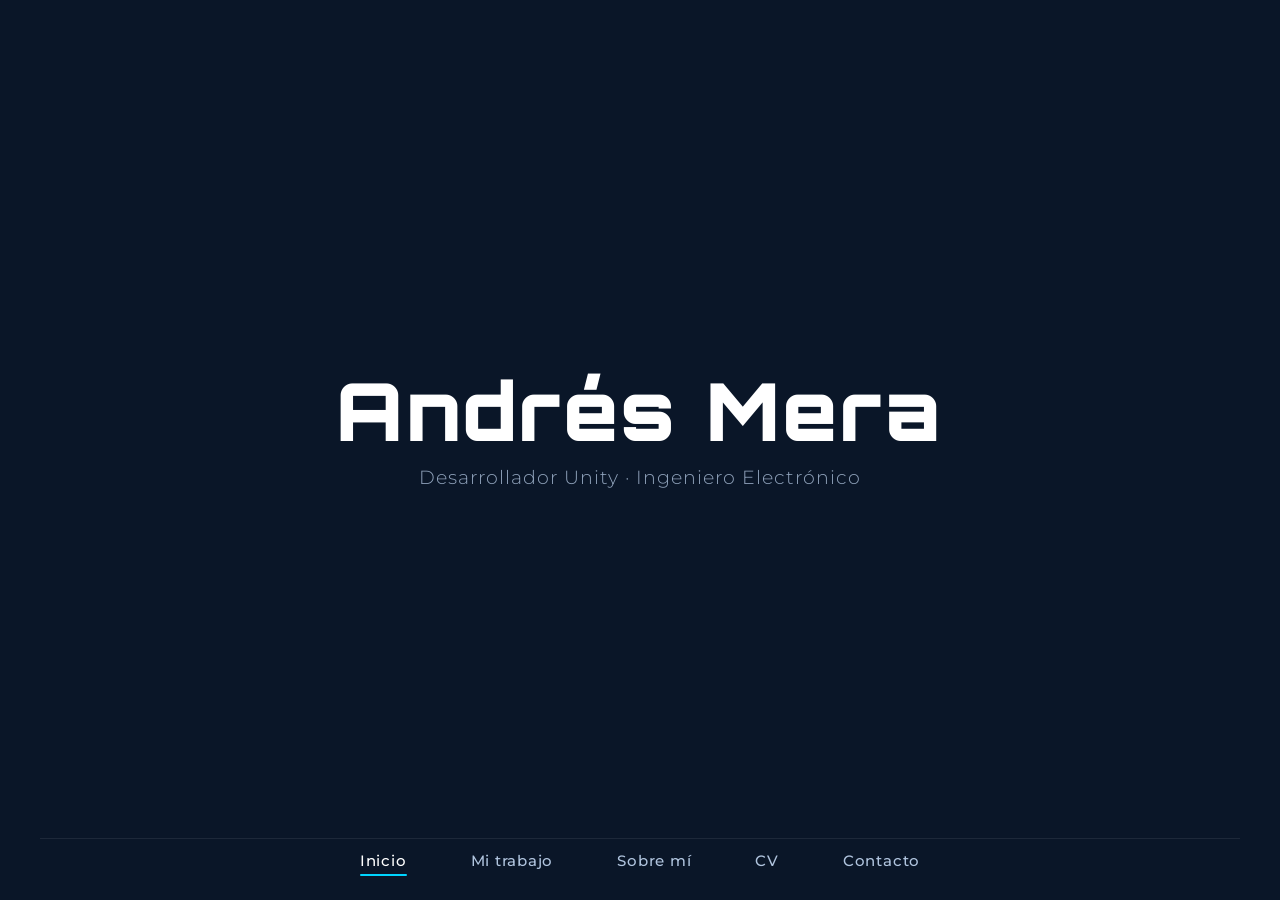
<file: index.html>
<!DOCTYPE html>
<html lang="es">
<head>
    <meta charset="UTF-8">
    <meta name="viewport" content="width=device-width, initial-scale=1.0">
    <meta name="description" content="Portafolio de Andrés Mera - Desarrollador Unity">
    <meta name="author" content="Andrés Mera">
    <title>Andres Mera Dev</title>
    
    <!-- Favicon (opcional por ahora) -->
    <link rel="icon" type="image/x-icon" href="assets/img/favicon.ico">
    
    <!-- CSS -->
    <link rel="stylesheet" href="css/styles.css">
    
    <!-- Fuentes (las definiremos después) -->
    <link rel="preconnect" href="https://fonts.googleapis.com">
    <link rel="preconnect" href="https://fonts.gstatic.com" crossorigin>
    <link href="https://fonts.googleapis.com/css2?family=Montserrat:wght@300;400;500;600;700;800&family=Orbitron:wght@400;600;700;800;900&display=swap" rel="stylesheet">
</head>
<body>
    <!-- ===== CONTENEDOR PRINCIPAL ===== -->
    <div class="container">
        
        <!-- ===== CONTENIDO CENTRAL ===== -->
        <main class="main-content">
            <div class="hero">
                <h1 class="name">Andrés Mera</h1>
                <p class="titles">Desarrollador Unity · Ingeniero Electrónico</p>
                <!-- Puedes añadir más líneas si quieres -->
                <!-- <p class="subtitle">Diseño y desarrollo experiencias jugables</p> -->
            </div>
        </main>
        
        <!-- ===== MENÚ DE NAVEGACIÓN (inferior) ===== -->
        <nav class="main-nav">
            <ul class="nav-list">
                <li><a href="index.html" class="active">Inicio</a></li>
                <li><a href="trabajo.html">Mi trabajo</a></li>
                <li><a href="sobre-mi.html">Sobre mí</a></li>
                <li><a href="cv.html">CV</a></li>
                <li><a href="contacto.html">Contacto</a></li>
            </ul>
        </nav>
        
    </div>
    
    <!-- JavaScript -->
    <script src="js/main.js"></script>
</body>
</html>
</file>
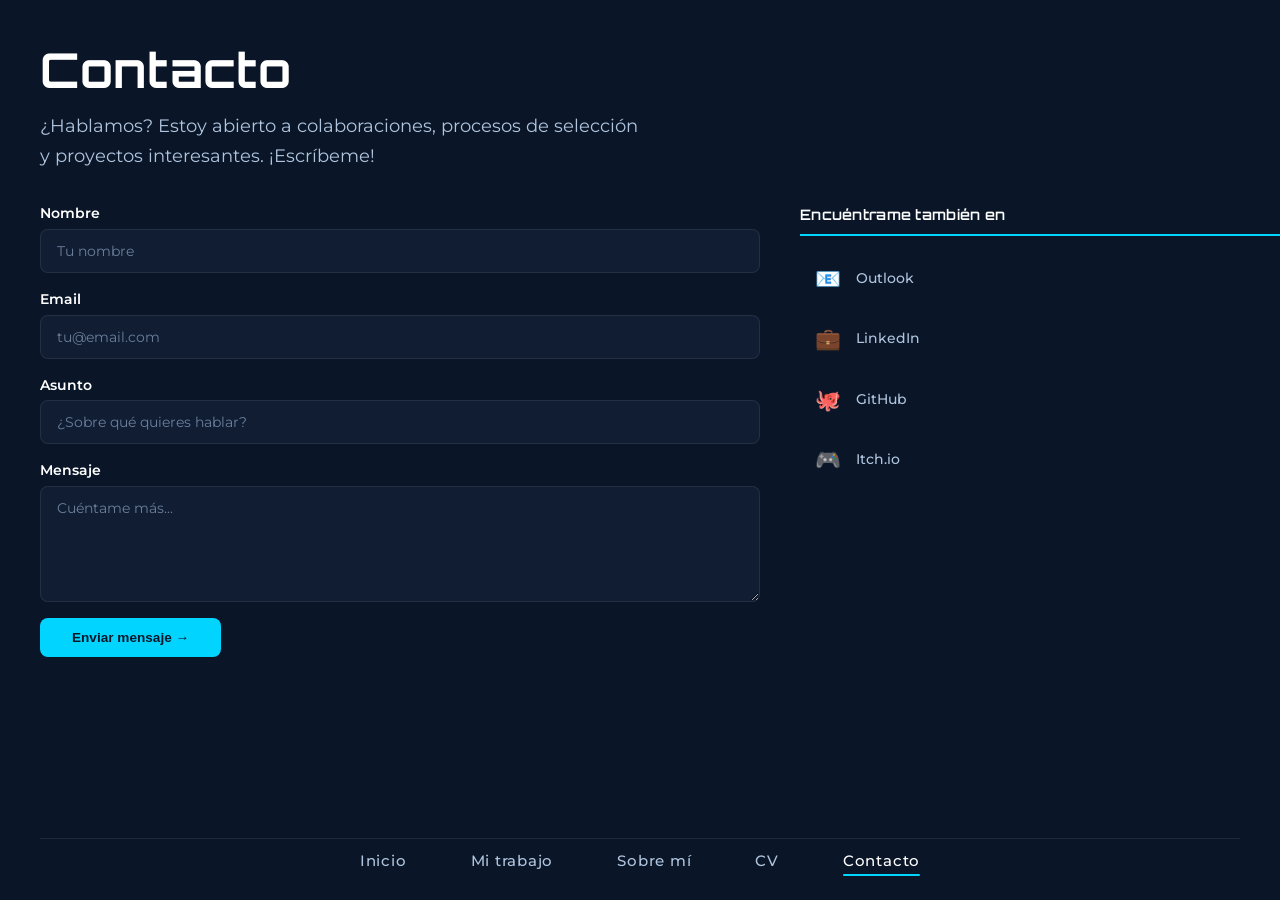
<file: contacto.html>
<!DOCTYPE html>
<html lang="es">
<head>
    <meta charset="UTF-8">
    <meta name="viewport" content="width=device-width, initial-scale=1.0">
    <meta name="description" content="Contacto - Andrés Mera - Desarrollador Unity">
    <meta name="author" content="Andrés Mera">
    <title>Contacto</title>
    
    <link rel="icon" type="image/x-icon" href="assets/img/favicon.ico">
    <link rel="stylesheet" href="css/styles.css">
    
    <link rel="preconnect" href="https://fonts.googleapis.com">
    <link rel="preconnect" href="https://fonts.gstatic.com" crossorigin>
    <link href="https://fonts.googleapis.com/css2?family=Montserrat:wght@300;400;500;600;700;800&family=Orbitron:wght@400;600;700;800;900&display=swap" rel="stylesheet">
</head>
<body>
    <div class="container">
        
        <!-- ===== CONTENIDO PRINCIPAL ===== -->
        <main class="main-content">
            <section class="page-section">
                
                <!-- Título -->
                <h2 class="page-title">Contacto</h2>
                
                <!-- === MENSAJE DE BIENVENIDA === -->
                <div class="contact-intro">
                    <p>
                        ¿Hablamos? Estoy abierto a colaboraciones, procesos de selección
                        y proyectos interesantes. ¡Escríbeme!
                    </p>
                </div>
                
                <!-- === FILA: FORMULARIO + ENLACES === -->
                <div class="contact-row">
                    
                    <!-- Columna izquierda: Formulario -->
                    <div class="contact-form-wrapper">
                        <!-- mailto: abre el cliente de correo con los datos prellenados -->
                        <form id="contactForm" class="contact-form" action="mailto:andresfe_mera@hotmail.com" method="POST" enctype="text/plain">
                            <div class="form-group">
                                <label for="name">Nombre</label>
                                <input type="text" id="name" name="name" placeholder="Tu nombre" required>
                            </div>
                            
                            <div class="form-group">
                                <label for="email">Email</label>
                                <input type="email" id="email" name="email" placeholder="tu@email.com" required>
                            </div>
                            
                            <div class="form-group">
                                <label for="subject">Asunto</label>
                                <input type="text" id="subject" name="subject" placeholder="¿Sobre qué quieres hablar?">
                            </div>
                            
                            <div class="form-group">
                                <label for="message">Mensaje</label>
                                <textarea id="message" name="message" rows="5" placeholder="Cuéntame más..." required></textarea>
                            </div>
                            
                            <button type="submit" class="btn-primary">
                                Enviar mensaje →
                            </button>
                        </form>
                    </div>
                    
                    <!-- Columna derecha: Enlaces -->
                    <div class="contact-links-wrapper">
                        <h4>Encuéntrame también en</h4>
                        
                        <div class="contact-links">
                            <a href="mailto:andresfe_mera@hotmail.com" class="contact-link" target="_blank">
                                <span class="contact-icon">📧</span>
                                <span class="contact-label">Outlook</span>
                            </a>
                            
                            <a href="https://www.linkedin.com/in/andres-felipe-mera-martinez-dev/" class="contact-link" target="_blank">
                                <span class="contact-icon">💼</span>
                                <span class="contact-label">LinkedIn</span>
                            </a>
                            
                            <a href="https://github.com/andresmera-eng" class="contact-link" target="_blank">
                                <span class="contact-icon">🐙</span>
                                <span class="contact-label">GitHub</span>
                            </a>
                            
                            <a href="https://andres-mera.itch.io/" class="contact-link" target="_blank">
                                <span class="contact-icon">🎮</span>
                                <span class="contact-label">Itch.io</span>
                            </a>
                            
                            <!--
                            <a href="https://play.google.com/store/apps/dev?id=..." class="contact-link" target="_blank">
                                <span class="contact-icon">📱</span>
                                <span class="contact-label">Google Play</span>
                            </a>
                            -->
                        </div>
                    </div>
                    
                </div>
                
            </section>
        </main>
        
        <!-- ===== MENÚ DE NAVEGACIÓN ===== -->
        <nav class="main-nav">
            <ul class="nav-list">
                <li><a href="index.html">Inicio</a></li>
                <li><a href="trabajo.html">Mi trabajo</a></li>
                <li><a href="sobre-mi.html">Sobre mí</a></li>
                <li><a href="cv.html">CV</a></li>
                <li><a href="contacto.html" class="active">Contacto</a></li>
            </ul>
        </nav>
        
    </div>
    
    <script src="js/main.js"></script>
</body>
</html>
</file>
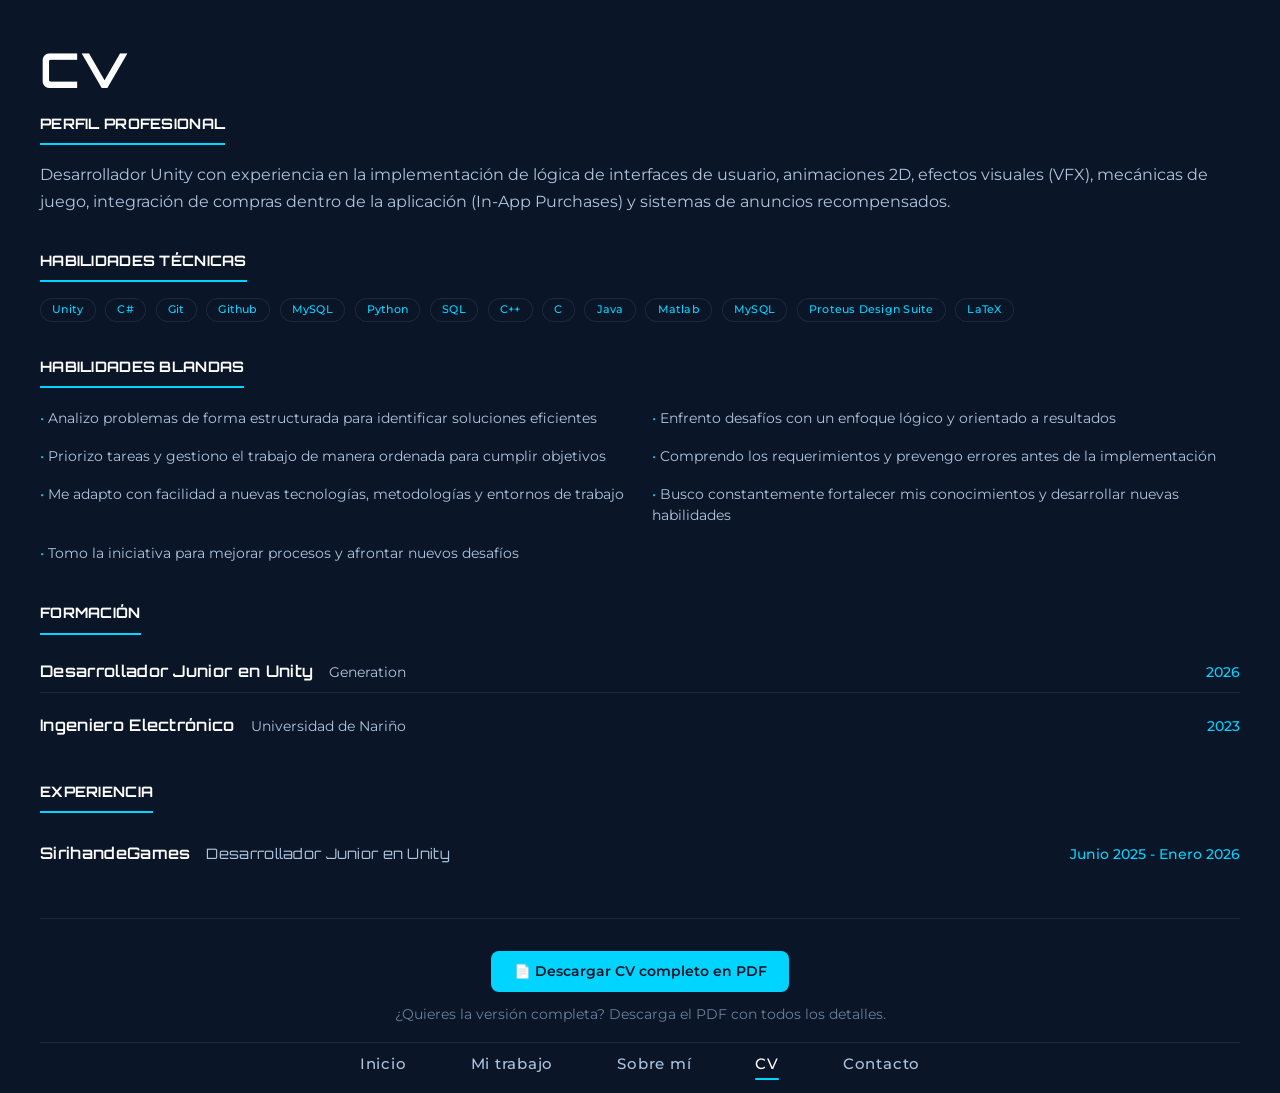
<file: cv.html>
<!DOCTYPE html>
<html lang="es">
<head>
    <meta charset="UTF-8">
    <meta name="viewport" content="width=device-width, initial-scale=1.0">
    <meta name="description" content="CV - Andrés Mera - Desarrollador Unity">
    <meta name="author" content="Andrés Mera">
    <title>CV</title>
    
    <link rel="icon" type="image/x-icon" href="assets/img/favicon.ico">
    <link rel="stylesheet" href="css/styles.css">
    
    <link rel="preconnect" href="https://fonts.googleapis.com">
    <link rel="preconnect" href="https://fonts.gstatic.com" crossorigin>
    <link href="https://fonts.googleapis.com/css2?family=Montserrat:wght@300;400;500;600;700;800&family=Orbitron:wght@400;600;700;800;900&display=swap" rel="stylesheet">
</head>
<body>
    <div class="container">
        
        <!-- ===== CONTENIDO PRINCIPAL ===== -->
        <main class="main-content">
            <section class="page-section">
                
                <!-- Título -->
                <h2 class="page-title">CV</h2>
                
                <!-- === PERFIL PROFESIONAL === -->
                <div class="cv-section">
                    <h4 class="section-label">Perfil profesional</h4>
                    <div class="cv-summary">
                        <p>
                            Desarrollador Unity con experiencia en la implementación de lógica de interfaces de usuario, animaciones 2D, 
                            efectos visuales (VFX), mecánicas de juego, integración de compras dentro de la aplicación (In-App Purchases) 
                            y sistemas de anuncios recompensados.
                        </p>
                    </div>
                </div>
                
                <!-- === HABILIDADES TÉCNICAS === -->
                <div class="cv-section">
                    <h4 class="section-label">Habilidades técnicas</h4>
                    <div class="cv-tech-tags">
                        <span class="tech-tag">Unity</span>
                        <span class="tech-tag">C#</span>
                        <span class="tech-tag">Git</span>
                        <span class="tech-tag">Github</span>
                        <span class="tech-tag">MySQL</span>
                        <span class="tech-tag">Python</span>
                        <span class="tech-tag">SQL</span>
                        <span class="tech-tag">C++</span>
                        <span class="tech-tag">C</span>
                        <span class="tech-tag">Java</span>
                        <span class="tech-tag">Matlab</span>
                        <span class="tech-tag">MySQL</span>
                        <span class="tech-tag">Proteus Design Suite</span>
                        <span class="tech-tag">LaTeX</span>
                        <!-- Añade más según tus habilidades -->
                    </div>
                </div>
                
                <!-- === HABILIDADES BLANDAS === -->
                <div class="cv-section">
                    <h4 class="section-label">Habilidades blandas</h4>
                    <ul class="cv-soft-skills">
                        <li>Analizo problemas de forma estructurada para identificar soluciones eficientes</li>
                        <li>Enfrento desafíos con un enfoque lógico y orientado a resultados</li>
                        <li>Priorizo tareas y gestiono el trabajo de manera ordenada para cumplir objetivos</li>
                        <li>Comprendo los requerimientos y prevengo errores antes de la implementación</li>
                        <li>Me adapto con facilidad a nuevas tecnologías, metodologías y entornos de trabajo</li>
                        <li>Busco constantemente fortalecer mis conocimientos y desarrollar nuevas habilidades</li>
                        <li>Tomo la iniciativa para mejorar procesos y afrontar nuevos desafíos</li>
                    </ul>
                </div>
                
                <!-- === FORMACIÓN === -->
                <div class="cv-section">
                    <h4 class="section-label">Formación</h4>
                    <div class="cv-education">
                        <div class="education-item">
                            <span class="education-title">Desarrollador Junior en Unity</span>
                            <span class="education-institution">Generation</span>
                            <span class="education-year">2026</span>
                        </div>
                        <div class="education-item">
                            <span class="education-title">Ingeniero Electrónico</span>
                            <span class="education-institution">Universidad de Nariño</span>
                            <span class="education-year">2023</span>
                        </div>
                    </div>
                </div>
                
                <!-- === EXPERIENCIA === -->
                <div class="cv-section">
                    <h4 class="section-label">Experiencia</h4>
                    <div class="cv-experience">
                        <div class="cv-experience-item">
                            <div class="cv-experience-header">
                                <span class="cv-experience-title">SirihandeGames</span>
                                <span class="cv-experience-role">Desarrollador Junior en Unity</span>
                                <span class="cv-experience-year">Junio 2025 - Enero 2026</span>
                            </div>
                            <!--
                            <ul class="cv-experience-list">
                                <li>Desarrollé e implementé mecánicas de jugabilidad, así como la funcionalidad e interacción de interfaces de usuario en Unity, 
                                    contribuyendo a la creación de experiencias de juego intuitivas y funcionales para dispositivos móviles.</li>
                                <li>Integré animaciones 2D, efectos visuales (VFX) y sistemas de audio (música y SFX), fortaleciendo la inmersión y 
                                    la retroalimentación visual y auditiva del jugador.</li>
                                <li>Integré y configuré sistemas de monetización mediante compras dentro de la aplicación (In-App Purchases) y 
                                    anuncios recompensados generando beneficios para el jugador.</li>
                                <li>Colaboré en el diseño de juego y realicé pruebas, depuración y corrección de errores optimizando la estabilidad, 
                                    el rendimiento y la experiencia del usuario.</li>
                            </ul>
                            -->
                        </div>
                        
                        <!--
                        <div class="cv-experience-item">
                            <div class="cv-experience-header">
                                <span class="cv-experience-title">[Empresa/Estudio]</span>
                                <span class="cv-experience-role">[Cargo]</span>
                                <span class="cv-experience-year">[Periodo]</span>
                            </div>
                            <ul class="cv-experience-list">
                                <li>Logro o contribución 1</li>
                                <li>Logro o contribución 2</li>
                            </ul>
                        </div>
                        -->
                    </div>
                </div>
                
                <!-- === DESCARGAR PDF === -->
                <div class="cv-download">
                    <a href="assets/cv/CV_Andres_Mera.pdf" class="btn-primary" target="_blank" download>
                        📄 Descargar CV completo en PDF
                    </a>
                    <p class="cv-download-note">
                        ¿Quieres la versión completa? Descarga el PDF con todos los detalles.
                    </p>
                </div>
                
            </section>
        </main>
        
        <!-- ===== MENÚ DE NAVEGACIÓN ===== -->
        <nav class="main-nav">
            <ul class="nav-list">
                <li><a href="index.html">Inicio</a></li>
                <li><a href="trabajo.html">Mi trabajo</a></li>
                <li><a href="sobre-mi.html">Sobre mí</a></li>
                <li><a href="cv.html" class="active">CV</a></li>
                <li><a href="contacto.html">Contacto</a></li>
            </ul>
        </nav>
        
    </div>
    
    <script src="js/main.js"></script>
</body>
</html>
</file>
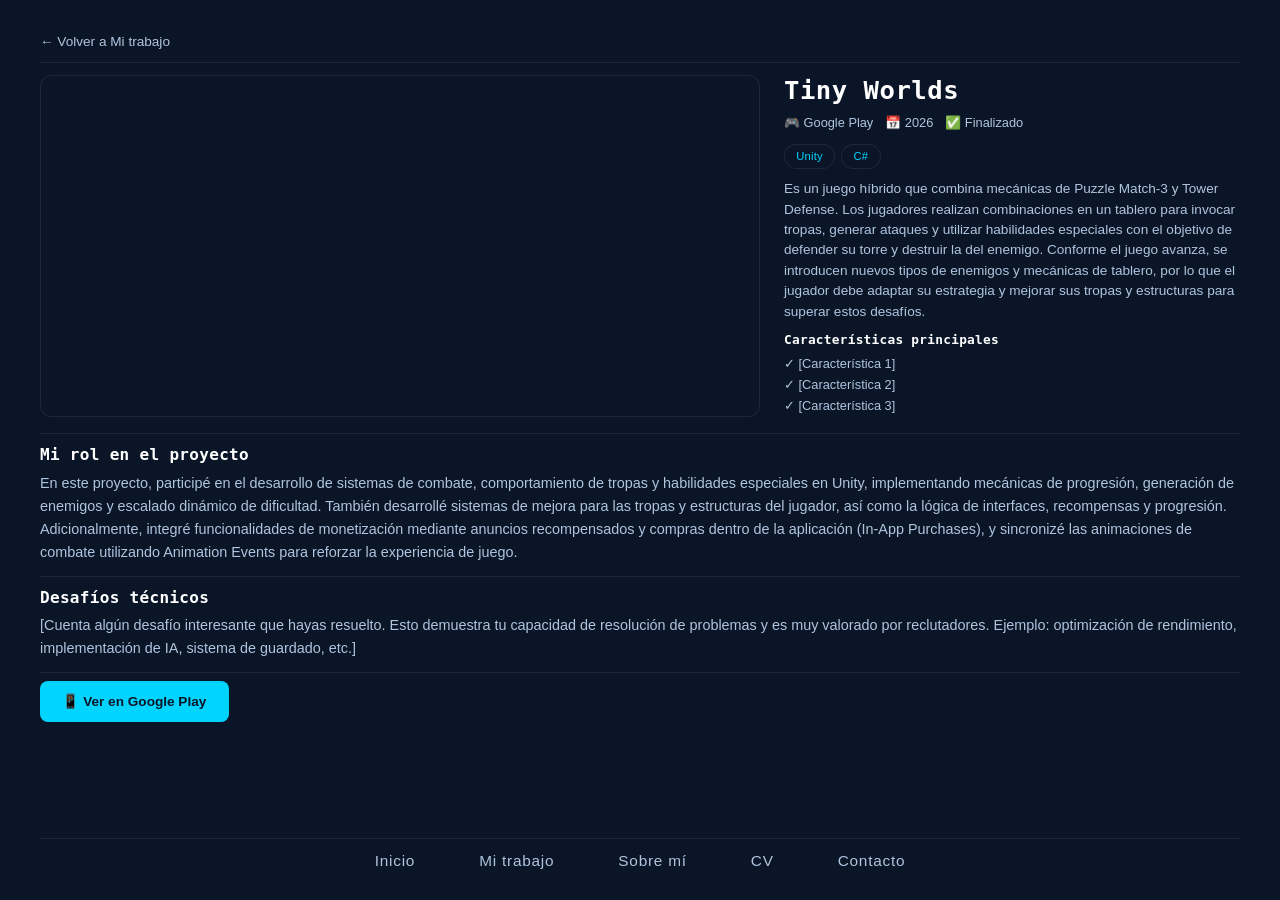
<file: proyecto-1.html>
<!DOCTYPE html>
<html lang="es">
<head>
    <meta charset="UTF-8">
    <meta name="viewport" content="width=device-width, initial-scale=1.0">
    <meta name="description" content="[Nombre del Proyecto] - Videojuego desarrollado con Unity para [plataforma]">
    <meta name="author" content="[Tu nombre]">
    <title>[Tiny Worlds] · [Tu nombre]</title>
    
    <link rel="icon" type="image/x-icon" href="assets/img/favicon.ico">
    <link rel="stylesheet" href="css/styles.css">
    
    <link rel="preconnect" href="https://fonts.googleapis.com">
    <link rel="preconnect" href="https://fonts.gstatic.com" crossorigin>
    <link href="https://fonts.googleapis.com/css2?family=Inter:wght@300;400;600;700;800&display=swap" rel="stylesheet">
</head>
<body>
    <div class="container">
        
        <!-- ===== CONTENIDO PRINCIPAL ===== -->
        <main class="main-content">
            
            <!-- === VOLVER A MI TRABAJO (ARRIBA, FUERA DEL ARTÍCULO) === -->
            <div class="nav-return">
                <a href="trabajo.html" class="return-link">← Volver a Mi trabajo</a>
            </div>
            
            <!-- === ARTÍCULO DEL PROYECTO === -->
            <article class="project-detail">
                
                <!-- === FILA DE DOS COLUMNAS: VIDEO + INFO === -->
                <div class="project-row">
                    
                    <!-- Columna izquierda: Video (60%) -->
                    <div class="project-media">
                        <div class="video-wrapper">
                            <iframe 
                                src="https://www.youtube.com/embed/ID_DEL_VIDEO" 
                                title="Gameplay de [Nombre del Proyecto]"
                                frameborder="0" 
                                allow="accelerometer; autoplay; clipboard-write; encrypted-media; gyroscope; picture-in-picture" 
                                allowfullscreen>
                            </iframe>
                        </div>
                    </div>
                    
                    <!-- Columna derecha: Información del proyecto (40%) -->
                    <div class="project-info-side">
                        
                        <h1 class="project-title">Tiny Worlds</h1>
                        
                        <div class="project-meta">
                            <span class="platform">🎮 Google Play</span>
                            <span class="year">📅 2026</span>
                            <span class="status">✅ Finalizado</span>
                        </div>
                        
                        <div class="project-tech-stack">
                            <span class="tech-tag">Unity</span>
                            <span class="tech-tag">C#</span>
                        </div>
                        
                        <div class="project-brief">
                            <p>
                                Es un juego híbrido que combina mecánicas de Puzzle Match-3 y Tower Defense. 
                                Los jugadores realizan combinaciones en un tablero para invocar tropas, generar ataques y 
                                utilizar habilidades especiales con el objetivo de defender su torre y destruir la del enemigo. 
                                Conforme el juego avanza, se introducen nuevos tipos de enemigos y mecánicas de tablero, por lo que 
                                el jugador debe adaptar su estrategia y mejorar sus tropas y estructuras para superar estos desafíos.
                            </p>
                        </div>
                        
                        <div class="project-features-side">
                            <h4>Características principales</h4>
                            <ul>
                                <li>✓ [Característica 1]</li>
                                <li>✓ [Característica 2]</li>
                                <li>✓ [Característica 3]</li>
                            </ul>
                        </div>
                        
                    </div> <!-- Fin project-info-side -->
                    
                </div> <!-- Fin project-row -->
                
                <!-- ============================================ -->
                <!-- === SECCIONES DE ANCHO COMPLETO (abajo) === -->
                <!-- ============================================ -->
                
                <!-- Mi rol en el proyecto -->
                <div class="project-section-full">
                    <h2>Mi rol en el proyecto</h2>
                    <p>
                        En este proyecto, participé en el desarrollo de sistemas de combate, comportamiento de tropas y habilidades especiales en Unity, 
                        implementando mecánicas de progresión, generación de enemigos y escalado dinámico de dificultad. También desarrollé sistemas de mejora 
                        para las tropas y estructuras del jugador, así como la lógica de interfaces, recompensas y progresión. Adicionalmente, integré 
                        funcionalidades de monetización mediante anuncios recompensados y compras dentro de la aplicación (In-App Purchases), y sincronizé 
                        las animaciones de combate utilizando Animation Events para reforzar la experiencia de juego.
                    </p>
                </div>
                
                <!-- Desafíos técnicos -->
                <div class="project-section-full">
                    <h2>Desafíos técnicos</h2>
                    <p>
                        [Cuenta algún desafío interesante que hayas resuelto. Esto demuestra
                        tu capacidad de resolución de problemas y es muy valorado por reclutadores.
                        Ejemplo: optimización de rendimiento, implementación de IA, sistema de guardado, etc.]
                    </p>
                </div>
                
                <!-- Enlaces -->
                <div class="project-links">
                    <a href="https://play.google.com/store/apps/details?id=..." class="btn-primary" target="_blank">
                        📱 Ver en Google Play
                    </a>
                    <!--
                    <a href="https://github.com/tu-usuario/proyecto" class="btn-secondary" target="_blank">
                        🐙 Ver código en GitHub
                    </a>
                    <a href="https://tu-usuario.itch.io/proyecto" class="btn-secondary" target="_blank">
                        🎮 Jugar en itch.io
                    </a>
                    -->
                </div>
                
            </article> <!-- Fin project-detail -->
        </main>
        
        <!-- ===== MENÚ DE NAVEGACIÓN ===== -->
        <nav class="main-nav">
            <ul class="nav-list">
                <li><a href="index.html">Inicio</a></li>
                <li><a href="trabajo.html">Mi trabajo</a></li>
                <li><a href="sobre-mi.html">Sobre mí</a></li>
                <li><a href="cv.html">CV</a></li>
                <li><a href="contacto.html">Contacto</a></li>
            </ul>
        </nav>
        
    </div> <!-- Fin container -->
    
    <script src="js/main.js"></script>
</body>
</html>
</file>
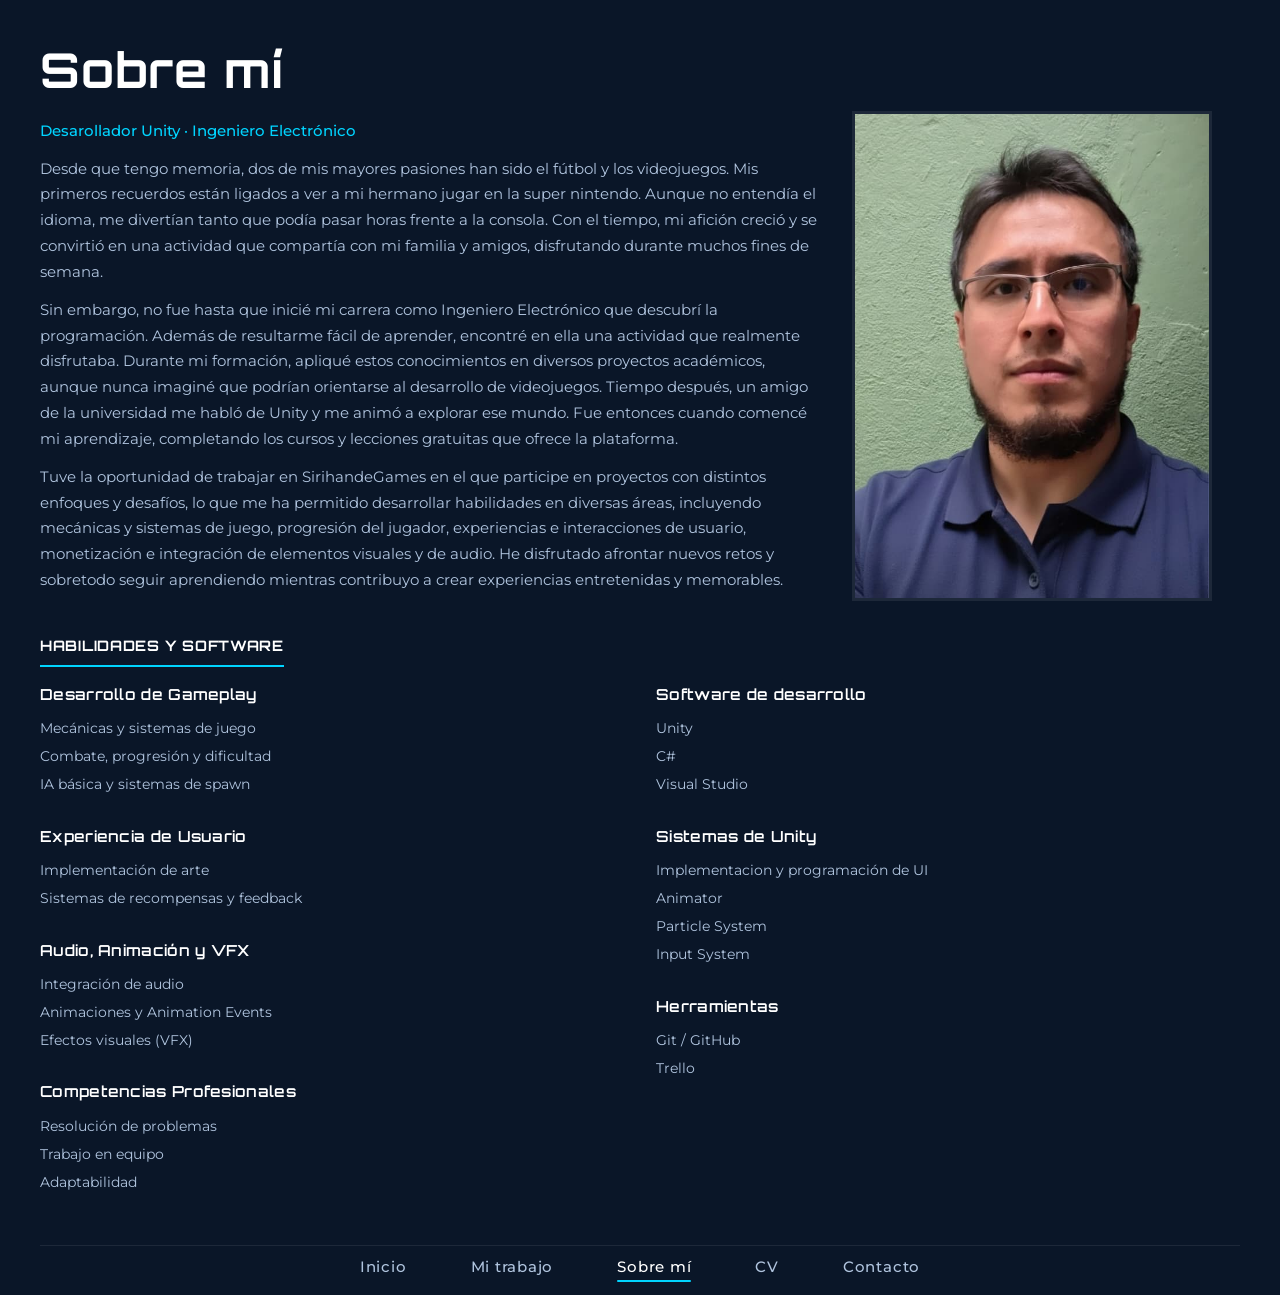
<file: sobre-mi.html>
<!DOCTYPE html>
<html lang="es">
<head>
    <meta charset="UTF-8">
    <meta name="viewport" content="width=device-width, initial-scale=1.0">
    <meta name="description" content="Sobre mí - Andrés Mera - Desarrollador Unity">
    <meta name="author" content="Andrés Mera">
    <title>Sobre mí</title>
    
    <link rel="icon" type="image/x-icon" href="assets/img/favicon.ico">
    <link rel="stylesheet" href="css/styles.css">
    
    <link rel="preconnect" href="https://fonts.googleapis.com">
    <link rel="preconnect" href="https://fonts.gstatic.com" crossorigin>
    <link href="https://fonts.googleapis.com/css2?family=Montserrat:wght@300;400;500;600;700;800&family=Orbitron:wght@400;600;700;800;900&display=swap" rel="stylesheet">
</head>
<body>
    <div class="container">
        
        <!-- ===== CONTENIDO PRINCIPAL ===== -->
        <main class="main-content">
            <section class="page-section">
                
                <!-- Título -->
                <h2 class="page-title">Sobre mí</h2>
                
                <!-- === FILA: DESCRIPCIÓN + FOTO === -->
                <div class="about-row">
                    
                    <!-- Columna izquierda: Descripción -->
                    <div class="about-text">
                    <!--<h3 class="about-name">Andrés Felipe Mera Martinez</h3>-->
                        <p class="about-titles">Desarollador Unity · Ingeniero Electrónico</p>
                        
                        <div class="about-description">
                            <!--
                            <p>
                                Desde que tengo memoria siempre me apasionaron 2 cosas, el futbol y los videojuegos, ya sea viendolos o jugandolos. 
                                De los primeros recuerdos que asocio a los videojuegos, es ver jugar a mi hermano Top Gear, Contra, SuperstarSoccer o  
                                Captain Tsubasa en una SuperNintendo 64. Si bien no entendia el idioma, eran juegos muy dvertidos en los que podia estar 
                                mucho tiempo entretenido, razon por la que me regañaron en mas de una ocasion. Conforme fui creciendo, el tiempo que dedicaba a 
                                jugar era mayor, y el gusto en la familia tambien era similar. Fueron muchos fines de semana en los que jugaba con mis primos 
                                al Crash Bandicoot, Bloddy Roar 2 o Yu Gi Oh: Fordibben Memories,  y mientras mas pasaba el tiempo, era mas gente que conocia 
                                que compartia mi aficion.
                            </p>
                            -->
                            <p>
                                Desde que tengo memoria, dos de mis mayores pasiones han sido el fútbol y los videojuegos. Mis primeros recuerdos están ligados 
                                a ver a mi hermano jugar en la super nintendo. Aunque no entendía el idioma, me divertían tanto que podía pasar horas frente a la consola. 
                                Con el tiempo, mi afición creció y se convirtió en una actividad que compartía con mi familia y amigos, disfrutando  
                                durante muchos fines de semana.
                            </p>
                            <p>
                                Sin embargo, no fue hasta que inicié mi carrera como Ingeniero Electrónico que descubrí la programación. Además de resultarme 
                                fácil de aprender, encontré en ella una actividad que realmente disfrutaba. Durante mi formación, apliqué estos conocimientos 
                                en diversos proyectos académicos, aunque nunca imaginé que podrían orientarse al desarrollo de videojuegos. Tiempo después, 
                                un amigo de la universidad me habló de Unity y me animó a explorar ese mundo. Fue entonces cuando comencé mi aprendizaje, 
                                completando los cursos y lecciones gratuitas que ofrece la plataforma.
                            </p>
                            <p>
                                Tuve la oportunidad de trabajar en SirihandeGames en el que participe en proyectos con distintos enfoques y desafíos, 
                                lo que me ha permitido desarrollar habilidades en diversas áreas, incluyendo mecánicas y sistemas de juego, progresión del jugador,
                                 experiencias e interacciones de usuario, monetización e integración de elementos visuales y de audio. He disfrutado afrontar nuevos 
                                 retos y sobretodo seguir aprendiendo mientras contribuyo a crear experiencias entretenidas y memorables.
                            </p>
                        </div>
                        
                        <!--
                        <div class="about-meta">
                            <span>📍 [Ubicación]</span>
                            <span>🎮 [Géneros que desarrollas]</span>
                        </div>
                        -->
                    </div>
                    
                    <!-- Columna derecha: Foto/Avatar -->
                    <div class="about-photo">
                        <!-- Reemplaza con tu foto -->
                        <img src="assets/img/tu-foto.png" alt="[Tu nombre]">
                        <!-- O usa un placeholder mientras tanto -->
                        <!-- <div class="photo-placeholder">📸</div> -->
                    </div>
                    
                </div>
                
                <!-- === HABILIDADES === -->
                <div class="about-skills">
                    <h4 class="section-label">Habilidades y software</h4>
                    <div class="skills-grid">
                        
                        <div class="skills-column">
                        <!--<h5>🛠️ Técnicas</h5>-->
                            <h5>Desarrollo de Gameplay</h5>
                            <ul>
                                <li>Mecánicas y sistemas de juego</li>
                                <li>Combate, progresión y dificultad</li>
                                <li>IA básica y sistemas de spawn</li>
                                <br>
                            </ul>

                            <h5>Experiencia de Usuario</h5>
                            <ul>
                                <li>Implementación de arte</li>
                                <li>Sistemas de recompensas y feedback</li>
                                <br>
                            </ul>

                            <h5>Audio, Animación y VFX</h5>
                            <ul>
                                <li>Integración de audio</li>
                                <li>Animaciones y Animation Events</li>
                                <li>Efectos visuales (VFX)</li>
                                <br>
                            </ul>
                            
                            <h5>Competencias Profesionales</h5>
                            <ul>
                                <li>Resolución de problemas</li>
                                <li>Trabajo en equipo</li>
                                <li>Adaptabilidad</li>
                            </ul>
                        </div>
                        
                        <div class="skills-column">
                            <h5>Software de desarrollo</h5>
                            <ul>
                                <li>Unity</li>
                                <li>C#</li>
                                <li>Visual Studio</li>
                                <br>
                            </ul>

                            <h5>Sistemas de Unity</h5>
                            <ul>
                                <li>Implementacion y programación de UI</li>
                                <li>Animator</li>
                                <li>Particle System</li>
                                <li>Input System</li>
                                <br>
                            </ul>

                            <h5>Herramientas</h5>
                            <ul>
                                <li>Git / GitHub</li>
                                <li>Trello</li>
                                <br>
                            </ul>
                        </div>

                        
                        
                    </div>
                </div>
                
                
                <!-- === EXPERIENCIA DESTACADA 
                <div class="about-experience">
                    <h4 class="section-label">Experiencia destacada</h4>
                    <div class="experience-item">
                        <div class="experience-header">
                            <span class="experience-title">[Juego en Google Play]</span>
                            <span class="experience-year">2023 - 2024</span>
                        </div>
                        <p class="experience-description">
                            [Logro o contribución específica. Ejemplo: "Desarrollo completo
                            de un juego de plataformas con más de 50k descargas."]
                        </p>
                    </div>
                    
                    <div class="experience-item">
                        <div class="experience-header">
                            <span class="experience-title">[Empresa o Proyecto 2]</span>
                            <span class="experience-year">2022 - 2023</span>
                        </div>
                        <p class="experience-description">
                            [Logro o contribución específica.]
                        </p>
                    </div>
                </div>
                
                FILOSOFÍA Y OBJETIVO 
                <div class="about-philosophy">
                    <div class="philosophy-item">
                        <h4>⭐ Filosofía de diseño</h4>
                        <p>
                            [Escribe tu filosofía. Ejemplo: "Creo que en un buen videojuego,
                            cada mecánica debe contar algo sobre el mundo que representa.
                            Diseño experiencias donde la narrativa y el gameplay se potencian
                            mutuamente."]
                        </p>
                    </div>
                    
                    <div class="philosophy-item">
                        <h4>🎯 Objetivo profesional</h4>
                        <p>
                            [Escribe tu objetivo. Ejemplo: "Busco colaborar en proyectos
                            donde pueda combinar mi experiencia técnica con mi pasión por
                            el diseño narrativo y la creación de mundos."]
                        </p>
                    </div>
                </div>
                === -->
            </section>
        </main>
        
        <!-- ===== MENÚ DE NAVEGACIÓN ===== -->
        <nav class="main-nav">
            <ul class="nav-list">
                <li><a href="index.html">Inicio</a></li>
                <li><a href="trabajo.html">Mi trabajo</a></li>
                <li><a href="sobre-mi.html" class="active">Sobre mí</a></li>
                <li><a href="cv.html">CV</a></li>
                <li><a href="contacto.html">Contacto</a></li>
            </ul>
        </nav>
        
    </div>
    
    <script src="js/main.js"></script>
</body>
</html>
</file>
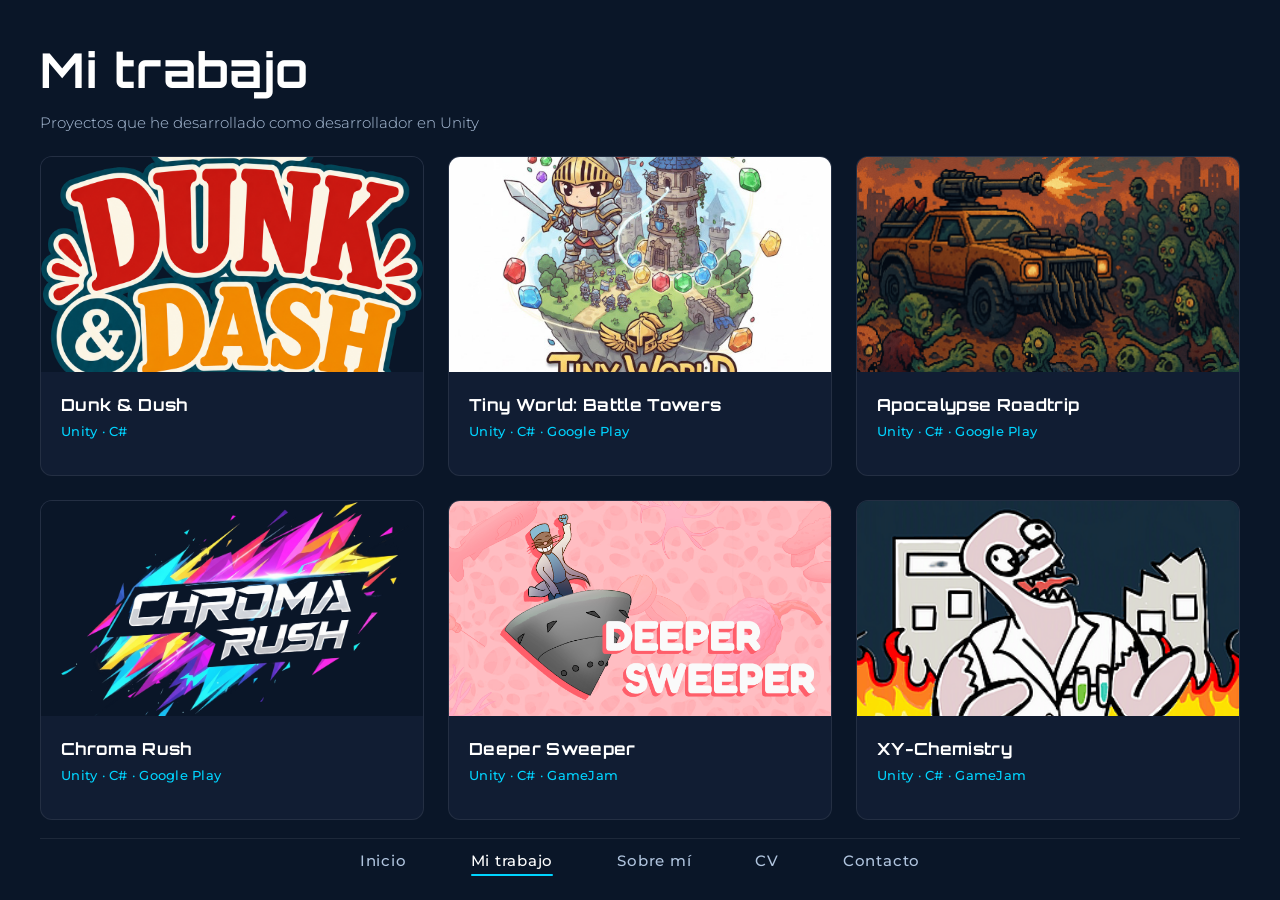
<file: trabajo.html>
<!DOCTYPE html>
<html lang="es">
<head>
    <meta charset="UTF-8">
    <meta name="viewport" content="width=device-width, initial-scale=1.0">
    <meta name="description" content="Portafolio de Andrés Mera - Proyectos de videojuegos">
    <meta name="author" content="Andrés Mera">
    <title>Mi trabajo</title>
    
    <link rel="icon" type="image/x-icon" href="assets/img/favicon.ico">
    <link rel="stylesheet" href="css/styles.css">
    
    <link rel="preconnect" href="https://fonts.googleapis.com">
    <link rel="preconnect" href="https://fonts.gstatic.com" crossorigin>
    <link href="https://fonts.googleapis.com/css2?family=Montserrat:wght@300;400;500;600;700;800&family=Orbitron:wght@400;600;700;800;900&display=swap" rel="stylesheet">
</head>
<body>
    <div class="container">
        
        <!-- ===== CONTENIDO PRINCIPAL ===== -->
        <main class="main-content">
            <section class="page-section">
                
                <!-- Título de la página -->
                <h2 class="page-title">Mi trabajo</h2>
                <p class="page-subtitle">Proyectos que he desarrollado como desarrollador en Unity</p>
                
                <!-- Grid de proyectos -->
                <div class="projects-grid">

                    <!-- ===== Dunk and Dash ===== -->
                    <a href="proyectos/dunk-and-dash.html" class="project-card">
                        <div class="project-image">
                            <img src="assets/img/dunk-dash-thumb.png" alt="Captura del Proyecto 1">
                            <div class="project-overlay">
                                <span>Ver proyecto →</span>
                            </div>
                        </div>
                        <div class="project-info">
                            <h3>Dunk & Dush</h3>
                            <p class="project-tech">Unity · C# </p>
                            <!--<p class="project-description">Breve descripción del juego (1 línea).</p>-->
                        </div>
                    </a>
                    
                    <!-- ===== Tiny World: Battle Towers ===== -->
                    <a href="proyectos/tiny-world.html" class="project-card">
                        <div class="project-image">
                            <img src="assets/img/tiny-world-thumb.jpg" alt="Captura del Proyecto 1">
                            <div class="project-overlay">
                                <span>Ver proyecto →</span>
                            </div>
                        </div>
                        <div class="project-info">
                            <h3>Tiny World: Battle Towers</h3>
                            <p class="project-tech">Unity · C# · Google Play</p>
                            <!--<p class="project-description">Breve descripción del juego (1 línea).</p>-->
                        </div>
                    </a>

                    <!-- ===== Apocalypse Roadtrip ===== -->
                    <a href="proyectos/apocalypse-roadtrip.html" class="project-card">
                        <div class="project-image">
                            <img src="assets/img/apocalypse-roadtrip-thumb.png" alt="Captura del Proyecto 1">
                            <div class="project-overlay">
                                <span>Ver proyecto →</span>
                            </div>
                        </div>
                        <div class="project-info">
                            <h3>Apocalypse Roadtrip</h3>
                            <p class="project-tech">Unity · C# · Google Play</p>
                            <!--
                            <p class="project-description">Breve descripción del juego (1 línea).</p>
                            -->
                        </div>
                    </a>
                    
                    <!-- ===== Chroma Rush ===== -->
                    <a href="proyectos/chroma-rush.html" class="project-card">
                        <div class="project-image">
                            <img src="assets/img/chroma-rush-thumb.png" alt="Captura del Proyecto 2">
                            <div class="project-overlay">
                                <span>Ver proyecto →</span>
                            </div>
                        </div>
                        <div class="project-info">
                            <h3>Chroma Rush</h3>
                            <p class="project-tech">Unity · C# · Google Play</p>
                            <!--
                            <p class="project-description">Breve descripción del juego (1 línea).</p>
                            -->
                        </div>
                    </a>
                    
                    <!-- ===== Deeper Sweeper ===== -->
                    <a href="proyectos/deeper-sweeper.html" class="project-card">
                        <div class="project-image">
                            <img src="assets/img/deeper-sweeper-thumb.png" alt="Captura del Proyecto 2">
                            <div class="project-overlay">
                                <span>Ver proyecto →</span>
                            </div>
                        </div>
                        <div class="project-info">
                            <h3>Deeper Sweeper</h3>
                            <p class="project-tech">Unity · C# · GameJam</p>
                            <!--
                            <p class="project-description">Breve descripción del juego (1 línea).</p>
                            -->
                        </div>
                    </a>

                     <!-- ===== XY-Chemistry ===== -->
                    <a href="proyectos/xy-chemestry.html" class="project-card">
                        <div class="project-image">
                            <img src="assets/img/xy-chemestry.png" alt="Captura del Proyecto 2">
                            <div class="project-overlay">
                                <span>Ver proyecto →</span>
                            </div>
                        </div>
                        <div class="project-info">
                            <h3>XY-Chemistry</h3>
                            <p class="project-tech">Unity · C# · GameJam</p>
                            <!--
                            <p class="project-description">Breve descripción del juego (1 línea).</p>
                            -->
                        </div>
                    </a>

                    
                    <!-- ===== PROYECTO 3 =====
                    <a href="proyecto-3.html" class="project-card">
                        <div class="project-image">
                            <img src="assets/img/proyecto-3-thumb.jpg" alt="Captura del Proyecto 3">
                            <div class="project-overlay">
                                <span>Ver proyecto →</span>
                            </div>
                        </div>
                        <div class="project-info">
                            <h3>Nombre del Juego 4</h3>
                            <p class="project-tech">Unity · C# · Google Play</p>
                            <p class="project-description">Breve descripción del juego (1 línea).</p>
                        </div>
                    </a>
                     -->
                    
                </div>
                
            </section>
        </main>
        
        <!-- ===== MENÚ DE NAVEGACIÓN ===== -->
        <nav class="main-nav">
            <ul class="nav-list">
                <li><a href="index.html">Inicio</a></li>
                <li><a href="trabajo.html" class="active">Mi trabajo</a></li>
                <li><a href="sobre-mi.html">Sobre mí</a></li>
                <li><a href="cv.html">CV</a></li>
                <li><a href="contacto.html">Contacto</a></li>
            </ul>
        </nav>
        
    </div>
    
    <script src="js/main.js"></script>
</body>
</html>
</file>
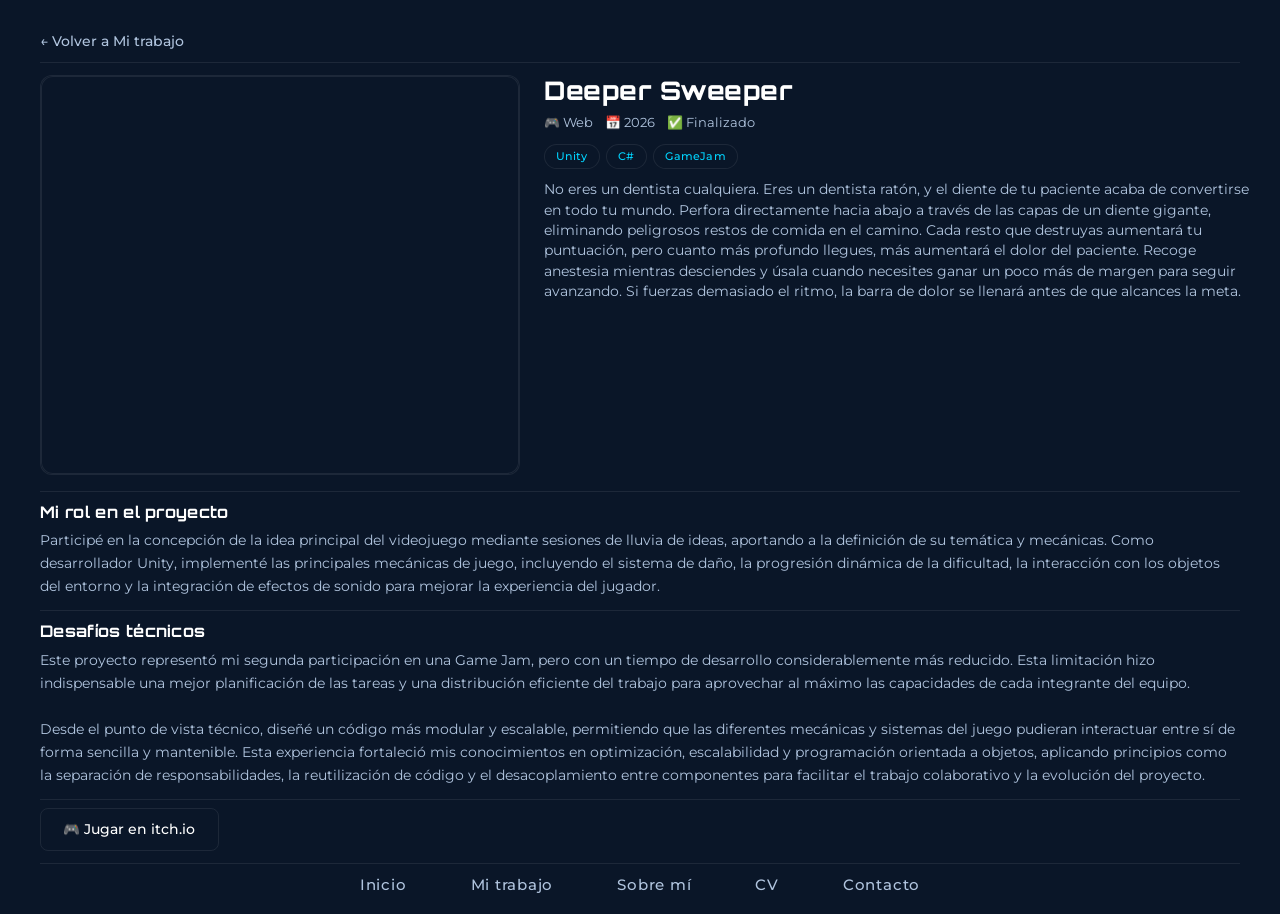
<file: proyectos/deeper-sweeper.html>
<!DOCTYPE html>
<html lang="es">
<head>
    <meta charset="UTF-8">
    <meta name="viewport" content="width=device-width, initial-scale=1.0">
    <meta name="description" content="XY Chemistry - Videojuego desarrollado con Unity para Web">
    <meta name="author" content="Andrés Mera">
    <title>Deeper Sweeper</title>
    
    <link rel="icon" type="image/x-icon" href="../assets/img/favicon.ico">
    <link rel="stylesheet" href="../css/styles.css">
    
    <link rel="preconnect" href="https://fonts.googleapis.com">
    <link rel="preconnect" href="https://fonts.gstatic.com" crossorigin>
    <link href="https://fonts.googleapis.com/css2?family=Montserrat:wght@300;400;500;600;700;800&family=Orbitron:wght@400;600;700;800;900&display=swap" rel="stylesheet">
</head>
<body>
    <div class="container">
        
        <!-- ===== CONTENIDO PRINCIPAL ===== -->
        <main class="main-content">
            
            <!-- === VOLVER A MI TRABAJO (ARRIBA, FUERA DEL ARTÍCULO) === -->
            <div class="nav-return">
                <a href="../trabajo.html" class="return-link">← Volver a Mi trabajo</a>
            </div>
            
            <!-- === ARTÍCULO DEL PROYECTO === -->
            <article class="project-detail">
                
                <!-- === FILA DE DOS COLUMNAS: VIDEO + INFO === -->
                <div class="project-row vertical-layout">
                    
                    <!-- Columna izquierda: Video (60%) -->
                    <div class="project-media">
                        <div class="video-wrapper imagen-slider">
                            <!--
                            <video 
                                class="vertical"
                                src="../assets/videos/ChromaRush.mp4"  
                                playsinline
                                controls
                                poster="../assets/img/chroma-rush-thumb.png"
                            >
                                Tu navegador no soporta la reproducción de videos.
                            </video>
                            -->
                            <div class="slider-container">
                                <img src="../assets/img/deeper-sweeper-slider/deeper-sweeper-1.png" alt="Captura 1" class="slider-img active">
                                <img src="../assets/img/deeper-sweeper-slider/deeper-sweeper-2.png" alt="Captura 2" class="slider-img">
                                <img src="../assets/img/deeper-sweeper-slider/deeper-sweeper-3.png" alt="Captura 3" class="slider-img">

                            </div>
                        </div>
                    </div>
                    
                    <!-- Columna derecha: Información del proyecto (40%) -->
                    <div class="project-info-side">
                        
                        <h1 class="project-title">Deeper Sweeper</h1>
                        
                        <div class="project-meta">
                            <span class="platform">🎮 Web</span>
                            <span class="year">📅 2026</span>
                            <span class="status">✅ Finalizado</span>
                        </div>
                        
                        <div class="project-tech-stack">
                            <span class="tech-tag">Unity</span>
                            <span class="tech-tag">C#</span>
                            <span class="tech-tag">GameJam</span>
                        </div>
                        
                        <div class="project-brief">
                            <p>
                                No eres un dentista cualquiera. Eres un dentista ratón, y el diente de tu paciente acaba de convertirse en todo tu mundo.
                                Perfora directamente hacia abajo a través de las capas de un diente gigante, eliminando peligrosos restos de comida en el camino. 
                                Cada resto que destruyas aumentará tu puntuación, pero cuanto más profundo llegues, 
                                más aumentará el dolor del paciente. Recoge anestesia mientras desciendes y úsala cuando necesites ganar un poco más de margen 
                                para seguir avanzando. Si fuerzas demasiado el ritmo, la barra de dolor se llenará antes de que alcances la meta.
                            </p>
                        </div>
                        
                        <!--
                        <div class="project-features-side">
                            <h4>Características principales</h4>
                            <ul>
                                <li>✓ [Característica 1]</li>
                                <li>✓ [Característica 2]</li>
                                <li>✓ [Característica 3]</li>
                            </ul>
                        </div>
                        -->
                    </div> <!-- Fin project-info-side -->
                    
                </div> <!-- Fin project-row -->
                
                <!-- ============================================ -->
                <!-- === SECCIONES DE ANCHO COMPLETO (abajo) === -->
                <!-- ============================================ -->
                
                <!-- Mi rol en el proyecto -->
                <div class="project-section-full">
                    <h2>Mi rol en el proyecto</h2>
                    <p>
                        Participé en la concepción de la idea principal del videojuego mediante sesiones de lluvia de ideas, aportando a la definición de su temática
                         y mecánicas. Como desarrollador Unity, implementé las principales mecánicas de juego, incluyendo el sistema de daño, la progresión dinámica
                          de la dificultad, la interacción con los objetos del entorno y la integración de efectos de sonido para mejorar la experiencia del jugador.
                    </p>
                </div>
                
                <!-- Desafíos técnicos -->
                <div class="project-section-full">
                    <h2>Desafíos técnicos</h2>
                    <p>
                        Este proyecto representó mi segunda participación en una Game Jam, pero con un tiempo de desarrollo considerablemente más reducido. Esta limitación 
                        hizo indispensable una mejor planificación de las tareas y una distribución eficiente del trabajo para aprovechar al máximo las capacidades de 
                        cada integrante del equipo.
                        <br><br>
                        Desde el punto de vista técnico, diseñé un código más modular y escalable, permitiendo que las diferentes mecánicas y sistemas del juego pudieran
                        interactuar entre sí de forma sencilla y mantenible. Esta experiencia fortaleció mis conocimientos en optimización, escalabilidad y programación
                        orientada a objetos, aplicando principios como la separación de responsabilidades, la reutilización de código y el desacoplamiento entre 
                        componentes para facilitar el trabajo colaborativo y la evolución del proyecto.
                    </p>
                </div>
                
                <!-- Enlaces -->
                <div class="project-links">
                    <!--
                    <a href="https://play.google.com/store/apps/details?id=com.SirihandeGames.TowerCrush" class="btn-primary" target="_blank">
                        📱 Ver en Google Play
                    </a>
                    -->
                    <!--
                    <a href="https://github.com/tu-usuario/proyecto" class="btn-secondary" target="_blank">
                        🐙 Ver código en GitHub
                    </a>
                     -->
                    <a href="https://dispearin.itch.io/deeper-sweeper" class="btn-secondary" target="_blank">
                        🎮 Jugar en itch.io
                    </a>
                   
                </div>
                
            </article> <!-- Fin project-detail -->
        </main>
        
        <!-- ===== MENÚ DE NAVEGACIÓN ===== -->
        <nav class="main-nav">
            <ul class="nav-list">
                <li><a href="../index.html">Inicio</a></li>
                <li><a href="../trabajo.html">Mi trabajo</a></li>
                <li><a href="../sobre-mi.html">Sobre mí</a></li>
                <li><a href="../cv.html">CV</a></li>
                <li><a href="../contacto.html">Contacto</a></li>
            </ul>
        </nav>
        
    </div> <!-- Fin container -->
    
    <script src="../js/main.js"></script>
</body>
</html>
</file>
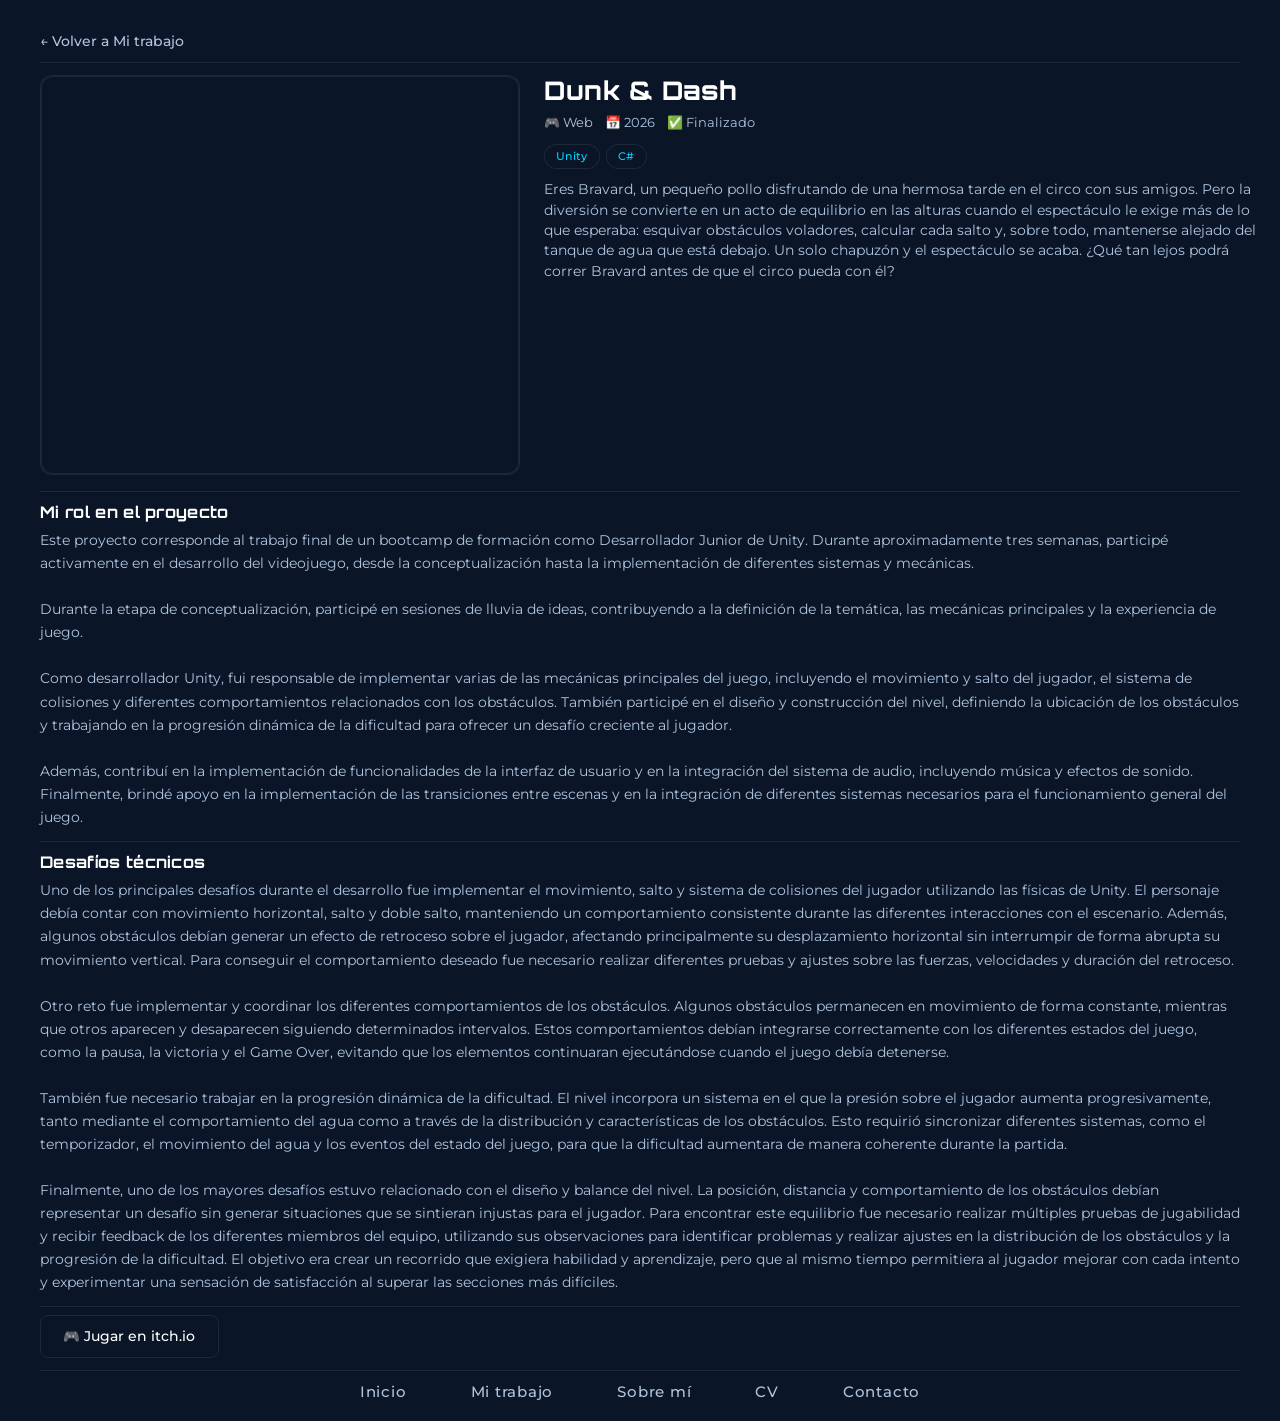
<file: proyectos/dunk-and-dash.html>
<!DOCTYPE html>
<html lang="es">
<head>
    <meta charset="UTF-8">
    <meta name="viewport" content="width=device-width, initial-scale=1.0">
    <meta name="description" content="XY Chemistry - Videojuego desarrollado con Unity para Web">
    <meta name="author" content="Andrés Mera">
    <title>Dunk & dash</title>
    
    <link rel="icon" type="image/x-icon" href="../assets/img/favicon.ico">
    <link rel="stylesheet" href="../css/styles.css">
    
    <link rel="preconnect" href="https://fonts.googleapis.com">
    <link rel="preconnect" href="https://fonts.gstatic.com" crossorigin>
    <link href="https://fonts.googleapis.com/css2?family=Montserrat:wght@300;400;500;600;700;800&family=Orbitron:wght@400;600;700;800;900&display=swap" rel="stylesheet">
</head>
<body>
    <div class="container">
        
        <!-- ===== CONTENIDO PRINCIPAL ===== -->
        <main class="main-content">
            
            <!-- === VOLVER A MI TRABAJO (ARRIBA, FUERA DEL ARTÍCULO) === -->
            <div class="nav-return">
                <a href="../trabajo.html" class="return-link">← Volver a Mi trabajo</a>
            </div>
            
            <!-- === ARTÍCULO DEL PROYECTO === -->
            <article class="project-detail">
                
                <!-- === FILA DE DOS COLUMNAS: VIDEO + INFO === -->
                <div class="project-row vertical-layout">
                    
                    <!-- Columna izquierda: Video (60%) -->
                    <div class="project-media">
                        <div class="video-wrapper imagen-slider">
                            <!--
                            <video 
                                class="vertical"
                                src="../assets/videos/ChromaRush.mp4"  
                                playsinline
                                controls
                                poster="../assets/img/chroma-rush-thumb.png"
                            >
                                Tu navegador no soporta la reproducción de videos.
                            </video>
                            -->
                            
                            <div class="slider-container">
                                <img src="../assets/img/dunk-dash/dunk-dash-1.png" alt="Captura 1" class="slider-img">
                                <img src="../assets/img/dunk-dash/dunk-dash-2.png" alt="Captura 2" class="slider-img">
                                <img src="../assets/img/dunk-dash/dunk-dash-3.png" alt="Captura 3" class="slider-img">
                                <img src="../assets/img/dunk-dash/dunk-dash-4.png" alt="Captura 4" class="slider-img">
                                <img src="../assets/img/dunk-dash/dunk-dash-5.png" alt="Captura 5" class="slider-img">

                            </div>
                            
                        </div>
                    </div>
                    
                    <!-- Columna derecha: Información del proyecto (40%) -->
                    <div class="project-info-side">
                        
                        <h1 class="project-title">Dunk & Dash</h1>
                        
                        <div class="project-meta">
                            <span class="platform">🎮 Web</span>
                            <span class="year">📅 2026</span>
                            <span class="status">✅ Finalizado</span>
                        </div>
                        
                        <div class="project-tech-stack">
                            <span class="tech-tag">Unity</span>
                            <span class="tech-tag">C#</span>
                        </div>
                        
                        <div class="project-brief">
                            <p>
                                Eres Bravard, un pequeño pollo disfrutando de una hermosa tarde en el circo con sus amigos. Pero la diversión se convierte
                                 en un acto de equilibrio en las alturas cuando el espectáculo le exige más de lo que esperaba: esquivar obstáculos voladores, 
                                 calcular cada salto y, sobre todo, mantenerse alejado del tanque de agua que está debajo. Un solo chapuzón y el espectáculo se acaba. 
                                 ¿Qué tan lejos podrá correr Bravard antes de que el circo pueda con él?
                            </p>
                        </div>
                        
                        <!--
                        <div class="project-features-side">
                            <h4>Características principales</h4>
                            <ul>
                                <li>✓ [Característica 1]</li>
                                <li>✓ [Característica 2]</li>
                                <li>✓ [Característica 3]</li>
                            </ul>
                        </div>
                        -->
                    </div> <!-- Fin project-info-side -->
                    
                </div> <!-- Fin project-row -->
                
                <!-- ============================================ -->
                <!-- === SECCIONES DE ANCHO COMPLETO (abajo) === -->
                <!-- ============================================ -->
                
                <!-- Mi rol en el proyecto -->
                <div class="project-section-full">
                    <h2>Mi rol en el proyecto</h2>
                    <p>
                        Este proyecto corresponde al trabajo final de un bootcamp de formación como Desarrollador Junior de Unity. Durante aproximadamente tres semanas, 
                        participé activamente en el desarrollo del videojuego, desde la conceptualización hasta la implementación de diferentes sistemas y mecánicas.
                        <br><br>
                        Durante la etapa de conceptualización, participé en sesiones de lluvia de ideas, contribuyendo a la definición de la temática, las mecánicas 
                        principales y la experiencia de juego.
                        <br><br>
                        Como desarrollador Unity, fui responsable de implementar varias de las mecánicas principales del juego, incluyendo el movimiento y salto del 
                        jugador, el sistema de colisiones y diferentes comportamientos relacionados con los obstáculos. También participé en el diseño y construcción 
                        del nivel, definiendo la ubicación de los obstáculos y trabajando en la progresión dinámica de la dificultad para ofrecer un desafío creciente 
                        al jugador.
                        <br><br>
                        Además, contribuí en la implementación de funcionalidades de la interfaz de usuario y en la integración del sistema de audio, incluyendo música
                        y efectos de sonido. Finalmente, brindé apoyo en la implementación de las transiciones entre escenas y en la integración de diferentes sistemas
                        necesarios para el funcionamiento general del juego.
                    </p>
                </div>
                
                <!-- Desafíos técnicos -->
                <div class="project-section-full">
                    <h2>Desafíos técnicos</h2>
                    <p>
                        Uno de los principales desafíos durante el desarrollo fue implementar el movimiento, salto y sistema de colisiones del jugador utilizando las 
                        físicas de Unity. El personaje debía contar con movimiento horizontal, salto y doble salto, manteniendo un comportamiento consistente durante 
                        las diferentes interacciones con el escenario. Además, algunos obstáculos debían generar un efecto de retroceso sobre el jugador, afectando 
                        principalmente su desplazamiento horizontal sin interrumpir de forma abrupta su movimiento vertical. Para conseguir el comportamiento deseado 
                        fue necesario realizar diferentes pruebas y ajustes sobre las fuerzas, velocidades y duración del retroceso.
                        <br><br>
                        Otro reto fue implementar y coordinar los diferentes comportamientos de los obstáculos. Algunos obstáculos permanecen en movimiento de forma 
                        constante, mientras que otros aparecen y desaparecen siguiendo determinados intervalos. Estos comportamientos debían integrarse correctamente 
                        con los diferentes estados del juego, como la pausa, la victoria y el Game Over, evitando que los elementos continuaran ejecutándose cuando el 
                        juego debía detenerse.
                        <br><br>
                        También fue necesario trabajar en la progresión dinámica de la dificultad. El nivel incorpora un sistema en el que la presión sobre el jugador 
                        aumenta progresivamente, tanto mediante el comportamiento del agua como a través de la distribución y características de los obstáculos. Esto 
                        requirió sincronizar diferentes sistemas, como el temporizador, el movimiento del agua y los eventos del estado del juego, para que la dificultad 
                        aumentara de manera coherente durante la partida.
                        <br><br>
                        Finalmente, uno de los mayores desafíos estuvo relacionado con el diseño y balance del nivel. La posición, distancia y comportamiento de los 
                        obstáculos debían representar un desafío sin generar situaciones que se sintieran injustas para el jugador. Para encontrar este equilibrio fue 
                        necesario realizar múltiples pruebas de jugabilidad y recibir feedback de los diferentes miembros del equipo, utilizando sus observaciones para 
                        identificar problemas y realizar ajustes en la distribución de los obstáculos y la progresión de la dificultad. El objetivo era crear un recorrido
                        que exigiera habilidad y aprendizaje, pero que al mismo tiempo permitiera al jugador mejorar con cada intento y experimentar una sensación de 
                        satisfacción al superar las secciones más difíciles.

                        
                    </p>
                </div>
                
                <!-- Enlaces -->
                <div class="project-links">
                    <!--
                    <a href="https://play.google.com/store/apps/details?id=com.SirihandeGames.TowerCrush" class="btn-primary" target="_blank">
                        📱 Ver en Google Play
                    </a>
                    -->
                    <!--
                    <a href="https://github.com/tu-usuario/proyecto" class="btn-secondary" target="_blank">
                        🐙 Ver código en GitHub
                    </a>
                     -->
                    <a href="https://andres-mera.itch.io/dunk-dash" class="btn-secondary" target="_blank">
                        🎮 Jugar en itch.io
                    </a>
                   
                </div>
                
            </article> <!-- Fin project-detail -->
        </main>
        
        <!-- ===== MENÚ DE NAVEGACIÓN ===== -->
        <nav class="main-nav">
            <ul class="nav-list">
                <li><a href="../index.html">Inicio</a></li>
                <li><a href="../trabajo.html">Mi trabajo</a></li>
                <li><a href="../sobre-mi.html">Sobre mí</a></li>
                <li><a href="../cv.html">CV</a></li>
                <li><a href="../contacto.html">Contacto</a></li>
            </ul>
        </nav>
        
    </div> <!-- Fin container -->
    
    <script src="../js/main.js"></script>
</body>
</html>
</file>
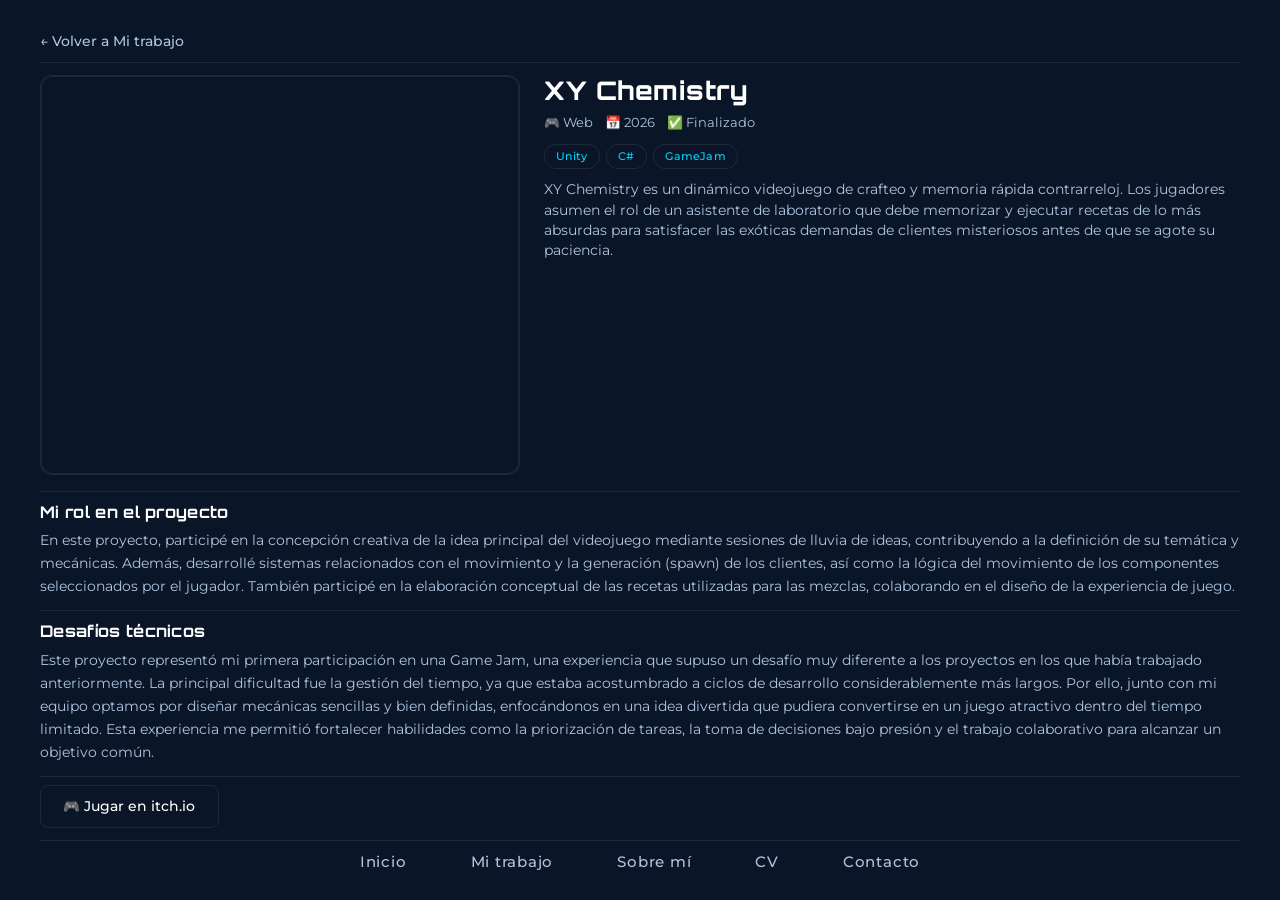
<file: proyectos/xy-chemestry.html>
<!DOCTYPE html>
<html lang="es">
<head>
    <meta charset="UTF-8">
    <meta name="viewport" content="width=device-width, initial-scale=1.0">
    <meta name="description" content="XY Chemistry - Videojuego desarrollado con Unity para Web">
    <meta name="author" content="Andrés Mera">
    <title>XY Chemistry</title>
    
    <link rel="icon" type="image/x-icon" href="../assets/img/favicon.ico">
    <link rel="stylesheet" href="../css/styles.css">
    
    <link rel="preconnect" href="https://fonts.googleapis.com">
    <link rel="preconnect" href="https://fonts.gstatic.com" crossorigin>
    <link href="https://fonts.googleapis.com/css2?family=Montserrat:wght@300;400;500;600;700;800&family=Orbitron:wght@400;600;700;800;900&display=swap" rel="stylesheet">
</head>
<body>
    <div class="container">
        
        <!-- ===== CONTENIDO PRINCIPAL ===== -->
        <main class="main-content">
            
            <!-- === VOLVER A MI TRABAJO (ARRIBA, FUERA DEL ARTÍCULO) === -->
            <div class="nav-return">
                <a href="../trabajo.html" class="return-link">← Volver a Mi trabajo</a>
            </div>
            
            <!-- === ARTÍCULO DEL PROYECTO === -->
            <article class="project-detail">
                
                <!-- === FILA DE DOS COLUMNAS: VIDEO + INFO === -->
                <div class="project-row vertical-layout">
                    
                    <!-- Columna izquierda: Video (60%) -->
                    <div class="project-media">
                        <div class="video-wrapper imagen-slider">
                            <!--
                            <video 
                                class="vertical"
                                src="../assets/videos/ChromaRush.mp4"  
                                playsinline
                                controls
                                poster="../assets/img/chroma-rush-thumb.png"
                            >
                                Tu navegador no soporta la reproducción de videos.
                            </video>
                            -->
                            <div class="slider-container">
                                <img src="../assets/img/xy-chemestry-sliders/xy-chemestry-1.png" alt="Captura 1" class="slider-img active">
                                <img src="../assets/img/xy-chemestry-sliders/xy-chemestry-2.png" alt="Captura 2" class="slider-img">
                                <img src="../assets/img/xy-chemestry-sliders/xy-chemestry-3.png" alt="Captura 3" class="slider-img">

                            </div>
                        </div>
                    </div>
                    
                    <!-- Columna derecha: Información del proyecto (40%) -->
                    <div class="project-info-side">
                        
                        <h1 class="project-title">XY Chemistry</h1>
                        
                        <div class="project-meta">
                            <span class="platform">🎮 Web</span>
                            <span class="year">📅 2026</span>
                            <span class="status">✅ Finalizado</span>
                        </div>
                        
                        <div class="project-tech-stack">
                            <span class="tech-tag">Unity</span>
                            <span class="tech-tag">C#</span>
                            <span class="tech-tag">GameJam</span>
                        </div>
                        
                        <div class="project-brief">
                            <p>
                                XY Chemistry es un dinámico videojuego de crafteo y memoria rápida contrarreloj. Los jugadores asumen el rol de un asistente 
                                de laboratorio que debe memorizar y ejecutar recetas de lo más absurdas para satisfacer las exóticas demandas de clientes 
                                misteriosos antes de que se agote su paciencia.
                            </p>
                        </div>
                        
                        <!--
                        <div class="project-features-side">
                            <h4>Características principales</h4>
                            <ul>
                                <li>✓ [Característica 1]</li>
                                <li>✓ [Característica 2]</li>
                                <li>✓ [Característica 3]</li>
                            </ul>
                        </div>
                        -->
                    </div> <!-- Fin project-info-side -->
                    
                </div> <!-- Fin project-row -->
                
                <!-- ============================================ -->
                <!-- === SECCIONES DE ANCHO COMPLETO (abajo) === -->
                <!-- ============================================ -->
                
                <!-- Mi rol en el proyecto -->
                <div class="project-section-full">
                    <h2>Mi rol en el proyecto</h2>
                    <p>
                        En este proyecto, participé en la concepción creativa de la idea principal del videojuego mediante sesiones de lluvia de ideas, 
                        contribuyendo a la definición de su temática y mecánicas. Además, desarrollé sistemas relacionados con el movimiento y la generación (spawn) 
                        de los clientes, así como la lógica del movimiento de los componentes seleccionados por el jugador. También participé en la elaboración conceptual
                         de las recetas utilizadas para las mezclas, colaborando en el diseño de la experiencia de juego.
                    </p>
                </div>
                
                <!-- Desafíos técnicos -->
                <div class="project-section-full">
                    <h2>Desafíos técnicos</h2>
                    <p>
                        Este proyecto representó mi primera participación en una Game Jam, una experiencia que supuso un desafío muy diferente a los proyectos en los
                         que había trabajado anteriormente. La principal dificultad fue la gestión del tiempo, ya que estaba acostumbrado a ciclos de desarrollo 
                         considerablemente más largos. Por ello, junto con mi equipo optamos por diseñar mecánicas sencillas y bien definidas, enfocándonos en una 
                         idea divertida que pudiera convertirse en un juego atractivo dentro del tiempo limitado. Esta experiencia me permitió fortalecer habilidades
                          como la priorización de tareas, la toma de decisiones bajo presión y el trabajo colaborativo para alcanzar un objetivo común.
                    </p>
                </div>
                
                <!-- Enlaces -->
                <div class="project-links">
                    <!--
                    <a href="https://play.google.com/store/apps/details?id=com.SirihandeGames.TowerCrush" class="btn-primary" target="_blank">
                        📱 Ver en Google Play
                    </a>
                    -->
                    <!--
                    <a href="https://github.com/tu-usuario/proyecto" class="btn-secondary" target="_blank">
                        🐙 Ver código en GitHub
                    </a>
                     -->
                    <a href="https://cerpion.itch.io/xy-chemistry" class="btn-secondary" target="_blank">
                        🎮 Jugar en itch.io
                    </a>
                   
                </div>
                
            </article> <!-- Fin project-detail -->
        </main>
        
        <!-- ===== MENÚ DE NAVEGACIÓN ===== -->
        <nav class="main-nav">
            <ul class="nav-list">
                <li><a href="../index.html">Inicio</a></li>
                <li><a href="../trabajo.html">Mi trabajo</a></li>
                <li><a href="../sobre-mi.html">Sobre mí</a></li>
                <li><a href="../cv.html">CV</a></li>
                <li><a href="../contacto.html">Contacto</a></li>
            </ul>
        </nav>
        
    </div> <!-- Fin container -->
    
    <script src="../js/main.js"></script>
</body>
</html>
</file>
<file: css/styles.css>
/* ============================================
   VARIABLES GLOBALES
   ============================================ */
:root {
    /* Colores base */
    --bg-primary: #0a1628;
    --bg-secondary: #111d33;
    --text-primary: #ffffff;
    --text-secondary: #b0c4de;
    --text-muted: #6b7f9a;
    
    /* Colores de acento */
    --accent-color: #00d4ff;
    --accent-hover: #00b8d4;
    
    /* Bordes y sombras */
    --border-color: rgba(255, 255, 255, 0.08);
    --shadow-color: rgba(0, 0, 0, 0.5);
    
    /* ============================================
       TIPOGRAFÍA: Orbitron + Montserrat
       ============================================ */
    --font-family-heading: 'Orbitron', monospace;   /* Títulos, nombres */
    --font-family-body: 'Montserrat', sans-serif;   /* Textos, descripciones */
    
    /* Espaciados */
    --spacing-sm: 0.5rem;
    --spacing-md: 1rem;
    --spacing-lg: 2rem;
    --spacing-xl: 4rem;
    
    /* Bordes */
    --radius-md: 8px;
    --radius-lg: 12px;
}

* {
    margin: 0;
    padding: 0;
    box-sizing: border-box;
}

html, body {
    height: 100%;
}

body {
    font-family: var(--font-family);
    background-color: var(--bg-primary);
    color: var(--text-primary);
    display: flex;
    align-items: flex-start;
    justify-content: center;
    min-height: 100vh;
    line-height: 1.6;
    padding: 1rem;
}

/* ============================================
   CONTENEDOR PRINCIPAL
   ============================================ */
.container {
    width: 100%;
    max-width: 1200px;
    min-height: 97vh;
    display: flex;
    flex-direction: column;
    justify-content: flex-start;
    padding: 0.5rem 0;
}

/* ============================================
   CONTENIDO PRINCIPAL
   ============================================ */
.main-content {
    flex: 1;
    display: flex;
    flex-direction: column;
    justify-content: flex-start;
    width: 100%;
    padding: 0.25rem 0;
}

/* ============================================
   HOME
   ============================================ */
.hero {
    text-align: center;
    padding: 1rem;
    flex: 1;
    display: flex;
    flex-direction: column;
    justify-content: center;
    align-items: center;
    width: 100%;
}

.hero .name {
    font-size: clamp(3rem, 8vw, 5rem);
    font-weight: 900;
    letter-spacing: -0.02em;
    color: var(--text-primary);
    margin-bottom: 0.5rem;
    line-height: 1.1;
}

.hero .titles {
    font-size: clamp(0.8rem, 1.5vw, 1.6rem);
    font-weight: 300;
    color: var(--text-secondary);
    letter-spacing: 0.08em;
    opacity: 0.8;  /* ← Ligera transparencia para que no compita con el nombre */
}

/* ============================================
   MENÚ DE NAVEGACIÓN
   ============================================ */
.main-nav {
    width: 100%;
    padding: 0.5rem 0;
    border-top: 1px solid var(--border-color);
    margin-top: 0.25rem;
    flex-shrink: 0;
}

.nav-list {
    display: flex;
    justify-content: center;
    gap: clamp(1.5rem, 5vw, 4rem);
    list-style: none;
    flex-wrap: wrap;
}

.nav-list a {
    color: var(--text-secondary);
    text-decoration: none;
    font-size: clamp(0.9rem, 1.2vw, 1.1rem);
    font-weight: 500;
    letter-spacing: 0.03em;
    transition: color 0.3s ease;
    padding: 0.3rem 0;
    position: relative;
}

.nav-list a:hover {
    color: var(--text-primary);
}

.nav-list a.active {
    color: var(--text-primary);
}

.nav-list a.active::after {
    content: '';
    position: absolute;
    bottom: -2px;
    left: 0;
    width: 100%;
    height: 2px;
    background: var(--accent-color);
    border-radius: 2px;
}

/* ============================================
   PÁGINA "MI TRABAJO"
   ============================================ */
.page-section {
    width: 100%;
    padding: 0.25rem 0 0.5rem 0;
    margin-top: 0;
}

.page-title {
    font-size: clamp(1.8rem, 4vw, 3rem);
    font-weight: 700;
    color: var(--text-primary);
    margin-bottom: 0.15rem;
    letter-spacing: -0.02em;
}

.page-subtitle {
    font-size: clamp(0.9rem, 1.2vw, 1.1rem);
    color: var(--text-secondary);
    margin-bottom: 1.25rem;
    font-weight: 300;
}

.projects-grid {
    display: grid;
    grid-template-columns: repeat(3, 1fr);
    gap: 1.5rem;
    width: 100%;
}

.project-card {
    display: block;
    background: var(--bg-secondary);
    border: 1px solid var(--border-color);
    border-radius: var(--radius-lg);
    overflow: hidden;
    text-decoration: none;
    color: var(--text-primary);
    transition: all 0.3s ease;
    cursor: pointer;
}

.project-card:hover {
    transform: translateY(-4px);
    border-color: var(--accent-color);
    box-shadow: 0 8px 30px rgba(0, 212, 255, 0.08);
}

.project-card:hover .project-info h3 {
    color: var(--accent-color);
}

.project-image {
    position: relative;
    width: 100%;
    aspect-ratio: 16 / 9;
    overflow: hidden;
    background: var(--bg-primary);
}

.project-image img {
    width: 100%;
    height: 100%;
    object-fit: cover;
    transition: transform 0.4s ease;
}

.project-card:hover .project-image img {
    transform: scale(1.03);
}

.project-overlay {
    position: absolute;
    top: 0;
    left: 0;
    width: 100%;
    height: 100%;
    background: rgba(10, 22, 40, 0.7);
    display: flex;
    align-items: center;
    justify-content: center;
    opacity: 0;
    transition: opacity 0.3s ease;
    backdrop-filter: blur(2px);
}

.project-card:hover .project-overlay {
    opacity: 1;
}

.project-overlay span {
    color: var(--text-primary);
    font-size: 1rem;
    font-weight: 600;
    letter-spacing: 0.05em;
    padding: 0.6rem 1.5rem;
    border: 2px solid var(--accent-color);
    border-radius: var(--radius-md);
    transition: all 0.3s ease;
}

.project-card:hover .project-overlay span {
    background: var(--accent-color);
    color: var(--bg-primary);
}

.project-info {
    padding: 1.25rem 1.25rem 1.5rem 1.25rem;
}

.project-info h3 {
    font-size: clamp(1rem, 1.3vw, 1.2rem);
    font-weight: 700;
    margin-bottom: 0.25rem;
    transition: color 0.3s ease;
}

.project-tech {
    font-size: 0.8rem;
    color: var(--accent-color);
    font-weight: 500;
    margin-bottom: 0.5rem;
    letter-spacing: 0.02em;
}

.project-description {
    font-size: 0.85rem;
    color: var(--text-secondary);
    line-height: 1.4;
    margin: 0;
}

/* ============================================
   PÁGINA INDIVIDUAL DE PROYECTO
   ============================================ */
.nav-return {
    width: 100%;
    margin: 0 auto 0.25rem auto;
    padding-bottom: 0.5rem;
    border-bottom: 1px solid var(--border-color);
    flex-shrink: 0;
}

.return-link {
    color: var(--text-secondary);
    text-decoration: none;
    font-size: 0.85rem;
    font-weight: 500;
    transition: color 0.3s ease;
    display: inline-flex;
    align-items: center;
    gap: 0.5rem;
}

.return-link:hover {
    color: var(--text-primary);
}

.project-detail {
    width: 100%;
    margin: 0 auto;
    display: flex;
    flex-direction: column;
    gap: 0.25rem;
    padding-bottom: 0.25rem;
}

/* ============================================
   LAYOUT ADAPTATIVO SEGÚN FORMATO DE VIDEO
   ============================================ */

/* Layout por defecto (horizontal) */
.project-row {
    display: grid;
    grid-template-columns: 60% 40%;
    gap: 1.5rem;
    width: 100%;
    margin-bottom: 0.25rem;
    margin-top: 0.5rem;
}

/* Layout para videos verticales */
.project-row.vertical-layout {
    grid-template-columns: 40% 60%;  /* ← Video más pequeño, info más grande */
}

/* ============================================
   VIDEO WRAPPER (horizontal y vertical controlado)
   ============================================ */

.project-media {
    width: 100%;
    border-radius: var(--radius-lg);
    overflow: hidden;
    background: var(--bg-primary);
    border: 1px solid var(--border-color);
    display: flex;
    align-items: center;
    justify-content: center;
    min-height: 280px;
}

/* Ajustes para video vertical */
.project-row.vertical-layout .project-media {
    min-height: 400px;
}

.video-wrapper {
    width: 100%;
    display: flex;
    align-items: center;
    justify-content: center;
    background: var(--bg-primary);
}

/* Ajustes para video vertical */
.project-row.vertical-layout .video-wrapper {
    height: 100%;
}

.video-wrapper video {
    display: block;
    background: var(--bg-primary);
}

/* Horizontal: ocupa todo el ancho */
.video-wrapper video.horizontal {
    width: 100%;
    height: auto;
}

/* Vertical: tamaño controlado */
.video-wrapper video.vertical {
    width: auto;
    height: 380px;
    max-width: 90%;
}

/* Ajustes para video vertical en layout vertical */
.project-row.vertical-layout .video-wrapper video.vertical {
    width: auto;
    height: 100%;
    max-height: 500px;
    object-fit: contain;
}

/* ============================================
   RESPONSIVE
   ============================================ */
@media (max-width: 768px) {
    .project-row,
    .project-row.vertical-layout {
        grid-template-columns: 1fr;  /* ← En móvil, una sola columna */
        gap: 1rem;
    }
    
    .project-media {
        min-height: 200px;
    }
    
    .project-row.vertical-layout .project-media {
        min-height: 300px;
    }
    
    .video-wrapper video.vertical {
        height: 280px;
    }
    
    .project-row.vertical-layout .video-wrapper video.vertical {
        height: auto;
        width: 100%;
        max-height: 400px;
    }
}

@media (max-width: 480px) {
    .video-wrapper video.vertical {
        height: 220px;
    }
    
    .project-row.vertical-layout .video-wrapper video.vertical {
        max-height: 300px;
    }
}

.project-info-side {
    display: flex;
    flex-direction: column;
    gap: 0.5rem;
    min-width: 0;
}

.project-title {
    font-size: clamp(1.2rem, 2vw, 1.8rem);
    font-weight: 800;
    color: var(--text-primary);
    letter-spacing: -0.02em;
    line-height: 1.2;
    margin: 0;
}

.project-meta {
    display: flex;
    flex-wrap: wrap;
    gap: 0.75rem;
    font-size: 0.8rem;
    color: var(--text-secondary);
}

.project-meta span {
    display: inline-flex;
    align-items: center;
    gap: 0.3rem;
}

.project-tech-stack {
    display: flex;
    flex-wrap: wrap;
    gap: 0.4rem;
    margin: 0.15rem 0;
}

.tech-tag {
    background: var(--bg-primary);
    color: var(--accent-color);
    border: 1px solid var(--border-color);
    padding: 0.15rem 0.7rem;
    border-radius: 20px;
    font-size: 0.7rem;
    font-weight: 500;
    letter-spacing: 0.02em;
}

.project-brief p {
    color: var(--text-secondary);
    font-size: 0.85rem;
    line-height: 1.5;
    margin: 0;
}

.project-features-side h4 {
    font-size: 0.8rem;
    font-weight: 600;
    color: var(--text-primary);
    margin: 0 0 0.2rem 0;
}

.project-features-side ul {
    list-style: none;
    padding: 0;
    margin: 0;
}

.project-features-side ul li {
    font-size: 0.8rem;
    color: var(--text-secondary);
    padding: 0.1rem 0;
    line-height: 1.4;
}

.project-section-full {
    width: 100%;
    margin-top: 0.5rem;
    padding-top: 0.5rem;
    border-top: 1px solid var(--border-color);
}

.project-section-full h2 {
    font-size: 1rem;
    font-weight: 700;
    color: var(--text-primary);
    margin-bottom: 0.25rem;
}

.project-section-full p {
    color: var(--text-secondary);
    line-height: 1.6;
    font-size: 0.9rem;
    margin: 0;
}

.project-links {
    display: flex;
    flex-wrap: wrap;
    gap: 0.75rem;
    margin-top: 0.5rem;
    padding-top: 0.5rem;
    border-top: 1px solid var(--border-color);
}

.btn-primary {
    display: inline-flex;
    align-items: center;
    gap: 0.5rem;
    background: var(--accent-color);
    color: var(--bg-primary);
    padding: 0.6rem 1.4rem;
    border-radius: var(--radius-md);
    text-decoration: none;
    font-weight: 600;
    font-size: 0.85rem;
    transition: all 0.3s ease;
    border: none;
    cursor: pointer;
}

.btn-primary:hover {
    background: var(--accent-hover);
    transform: translateY(-2px);
    box-shadow: 0 8px 25px rgba(0, 212, 255, 0.2);
}

.btn-secondary {
    display: inline-flex;
    align-items: center;
    gap: 0.5rem;
    background: transparent;
    color: var(--text-primary);
    padding: 0.6rem 1.4rem;
    border-radius: var(--radius-md);
    text-decoration: none;
    font-weight: 500;
    font-size: 0.85rem;
    border: 1px solid var(--border-color);
    transition: all 0.3s ease;
}

.btn-secondary:hover {
    border-color: var(--text-secondary);
    background: var(--bg-secondary);
}

/* ============================================
   RESPONSIVE
   ============================================ */
@media (max-width: 992px) {
    .projects-grid {
        grid-template-columns: repeat(2, 1fr);
        gap: 1.25rem;
    }
}

@media (max-width: 768px) {
    body {
        align-items: flex-start;
        padding: 0.75rem;
    }
    
    .container {
        padding: 0.25rem 0;
    }
    
    .hero .name {
        font-size: clamp(2rem, 10vw, 3rem);
    }
    
    .hero .titles {
        font-size: clamp(0.9rem, 3vw, 1.2rem);
    }
    
    .nav-list {
        gap: 1rem;
    }
    
    .nav-list a {
        font-size: 0.85rem;
    }
    
    /* Layout por defecto (horizontal) */
    .project-row {
        display: grid;
        grid-template-columns: 60% 40%;
        gap: 1.5rem;
        width: 100%;
        margin-bottom: 0.25rem;
    }

    /* Layout para videos verticales */
    .project-row.vertical-layout {
        grid-template-columns: 40% 60%;  /* ← Video más pequeño, info más grande */
    }

    /* Ajustes para video vertical */
    .project-row.vertical-layout .project-media {
        display: flex;
        align-items: center;
        justify-content: center;
        min-height: 400px;
    }

    .project-row.vertical-layout .video-wrapper {
        height: 100%;
        display: flex;
        align-items: center;
        justify-content: center;
    }

    .project-row.vertical-layout .video-wrapper video.vertical {
        width: auto;
        height: 100%;
        max-height: 500px;
        object-fit: contain;
    }
    
    .project-info-side {
        gap: 0.5rem;
    }
    
    .project-title {
        font-size: 1.5rem;
    }
    
    .project-meta {
        gap: 0.75rem;
        font-size: 0.8rem;
    }
    
    .project-section-full {
        padding-top: 0.5rem;
        margin-top: 0.5rem;
    }
    
    .project-links {
        flex-direction: column;
    }
    
    .btn-primary,
    .btn-secondary {
        justify-content: center;
        width: 100%;
    }
}

@media (max-width: 640px) {
    .projects-grid {
        grid-template-columns: 1fr;
        gap: 1rem;
    }
    
    .page-section {
        padding: 0.15rem 0 0.25rem 0;
    }
    
    .page-subtitle {
        margin-bottom: 0.75rem;
        font-size: 0.9rem;
    }
    
    .project-info {
        padding: 0.75rem 0.75rem 1rem 0.75rem;
    }
}

@media (max-width: 480px) {
    body {
        padding: 0.5rem;
    }
    
    .nav-list {
        gap: 0.5rem;
    }
    
    .nav-list a {
        font-size: 0.7rem;
    }
    
    .nav-return {
        margin-bottom: 0.15rem;
        padding-bottom: 0.3rem;
    }
    
    .return-link {
        font-size: 0.75rem;
    }
    
    .project-title {
        font-size: 1.1rem;
    }
    
    .project-section-full h2 {
        font-size: 0.9rem;
    }
    
    .project-section-full p {
        font-size: 0.8rem;
    }
    
    .project-brief p {
        font-size: 0.8rem;
    }
}

/* ============================================
   PÁGINA "SOBRE MÍ"
   ============================================ */

/* === FILA: DESCRIPCIÓN + FOTO === */
.about-row {
    display: grid;
    grid-template-columns: 65% 35%;
    gap: 2rem;
    margin-bottom: 2rem;
    align-items: center;
}

/* Columna izquierda: Texto */
.about-text {
    display: flex;
    flex-direction: column;
    gap: 0.75rem;
}

.about-name {
    font-size: clamp(1.5rem, 2.5vw, 2.2rem);
    font-weight: 800;
    color: var(--text-primary);
    letter-spacing: -0.02em;
    margin: 0;
}

.about-titles {
    font-size: clamp(0.9rem, 1.2vw, 1.1rem);
    color: var(--accent-color);
    font-weight: 500;
    margin: 0;
}

.about-description p {
    color: var(--text-secondary);
    font-size: 0.95rem;
    line-height: 1.7;
    margin-bottom: 0.75rem;
}

.about-description p:last-child {
    margin-bottom: 0;
}

.about-meta {
    display: flex;
    flex-wrap: wrap;
    gap: 1.5rem;
    font-size: 0.85rem;
    color: var(--text-secondary);
    margin-top: 0.25rem;
}

.about-meta span {
    display: inline-flex;
    align-items: center;
    gap: 0.3rem;
}

/* Columna derecha: Foto */
.about-photo {
    width: 100%;
    max-width: 360px;
    display: flex;
    justify-content: center;
    align-items: center;
}

.about-photo img {
    width: 100%;
    height: auto;
    border: 3px solid var(--border-color);
    border-radius: 0;
    display: block;
}

.photo-placeholder {
    width: 100%;
    max-width: 280px;
    aspect-ratio: 1/1;
    border-radius: 50%;
    background: var(--bg-secondary);
    border: 3px solid var(--border-color);
    border-radius: 0;
    display: flex;
    align-items: center;
    justify-content: center;
    font-size: 4rem;
    color: var(--text-muted);
}

/* === SECCIONES COMUNES === */
.section-label {
    font-size: 1rem;
    font-weight: 700;
    color: var(--text-primary);
    letter-spacing: 0.05em;
    text-transform: uppercase;
    margin-bottom: 1rem;
    padding-bottom: 0.5rem;
    border-bottom: 2px solid var(--accent-color);
    display: inline-block;
}

/* === HABILIDADES === */
.about-skills {
    margin-bottom: 2rem;
}

.skills-grid {
    display: grid;
    grid-template-columns: 1fr 1fr;
    gap: 2rem;
}

.skills-column h5 {
    font-size: 0.95rem;
    font-weight: 600;
    color: var(--text-primary);
    margin-bottom: 0.5rem;
}

.skills-column ul {
    list-style: none;
    padding: 0;
    margin: 0;
}

.skills-column ul li {
    color: var(--text-secondary);
    font-size: 0.9rem;
    padding: 0.2rem 0;
    line-height: 1.5;
}

/* === EXPERIENCIA === */
.about-experience {
    margin-bottom: 2rem;
}

.experience-item {
    margin-bottom: 1rem;
    padding: 0.75rem 0;
    border-bottom: 1px solid var(--border-color);
}

.experience-item:last-child {
    border-bottom: none;
}

.experience-header {
    display: flex;
    justify-content: space-between;
    align-items: center;
    flex-wrap: wrap;
    gap: 0.5rem;
}

.experience-title {
    font-size: 1rem;
    font-weight: 600;
    color: var(--text-primary);
}

.experience-year {
    font-size: 0.85rem;
    color: var(--accent-color);
    font-weight: 500;
}

.experience-description {
    color: var(--text-secondary);
    font-size: 0.9rem;
    line-height: 1.5;
    margin: 0.25rem 0 0 0;
}

/* === FILOSOFÍA === */
.about-philosophy {
    display: grid;
    grid-template-columns: 1fr 1fr;
    gap: 2rem;
    margin-top: 1rem;
}

.philosophy-item h4 {
    font-size: 1rem;
    font-weight: 700;
    color: var(--text-primary);
    margin-bottom: 0.5rem;
}

.philosophy-item p {
    color: var(--text-secondary);
    font-size: 0.95rem;
    line-height: 1.6;
    margin: 0;
}

/* ============================================
   RESPONSIVE "SOBRE MÍ"
   ============================================ */
@media (max-width: 768px) {
    .about-row {
        grid-template-columns: 1fr;
        gap: 1.5rem;
        text-align: center;
    }
    
    .about-photo {
        order: -1;  /* Foto arriba en móvil */
    }
    
    .about-photo img,
    .photo-placeholder {
        max-width: 180px;
    }
    
    .about-meta {
        justify-content: center;
    }
    
    .skills-grid {
        grid-template-columns: 1fr;
        gap: 1rem;
    }
    
    .about-philosophy {
        grid-template-columns: 1fr;
        gap: 1rem;
    }
    
    .experience-header {
        flex-direction: column;
        align-items: flex-start;
    }
}

@media (max-width: 480px) {
    .about-photo img,
    .photo-placeholder {
        max-width: 140px;
    }
    
    .about-name {
        font-size: 1.5rem;
    }
    
    .about-description p {
        font-size: 0.9rem;
    }
}

/* ============================================
   PÁGINA "CV"
   ============================================ */

/* === SECCIÓN CV === */
.cv-section {
    margin-bottom: 2rem;
}

/* === RESUMEN === */
.cv-summary p {
    color: var(--text-secondary);
    font-size: 1rem;
    line-height: 1.7;
    margin: 0;
}

/* === HABILIDADES TÉCNICAS (etiquetas) === */
.cv-tech-tags {
    display: flex;
    flex-wrap: wrap;
    gap: 0.6rem;
}

/* === HABILIDADES BLANDAS === */
.cv-soft-skills {
    list-style: none;
    padding: 0;
    margin: 0;
    display: grid;
    grid-template-columns: 1fr 1fr;
    gap: 0.5rem 1.5rem;
}

.cv-soft-skills li {
    color: var(--text-secondary);
    font-size: 0.9rem;
    padding: 0.25rem 0;
    line-height: 1.5;
}

.cv-soft-skills li::before {
    content: "• ";
    color: var(--accent-color);
}

/* === FORMACIÓN === */
.cv-education {
    display: flex;
    flex-direction: column;
    gap: 0.75rem;
}

.education-item {
    display: flex;
    flex-wrap: wrap;
    align-items: baseline;
    gap: 0.5rem 1rem;
    padding: 0.5rem 0;
    border-bottom: 1px solid var(--border-color);
}

.education-item:last-child {
    border-bottom: none;
}

.education-title {
    font-size: 1rem;
    font-weight: 600;
    color: var(--text-primary);
}

.education-institution {
    font-size: 0.9rem;
    color: var(--text-secondary);
}

.education-year {
    font-size: 0.85rem;
    color: var(--accent-color);
    font-weight: 500;
    margin-left: auto;
}

/* === EXPERIENCIA === */
.cv-experience {
    display: flex;
    flex-direction: column;
    gap: 1.25rem;
}

.cv-experience-item {
    padding: 0.75rem 0;
    border-bottom: 1px solid var(--border-color);
}

.cv-experience-item:last-child {
    border-bottom: none;
}

.cv-experience-header {
    display: flex;
    flex-wrap: wrap;
    align-items: baseline;
    gap: 0.5rem 1rem;
    margin-bottom: 0.5rem;
}

.cv-experience-title {
    font-size: 1rem;
    font-weight: 600;
    color: var(--text-primary);
}

.cv-experience-role {
    font-size: 0.9rem;
    color: var(--text-secondary);
}

.cv-experience-year {
    font-size: 0.85rem;
    color: var(--accent-color);
    font-weight: 500;
    margin-left: auto;
}

.cv-experience-list {
    list-style: none;
    padding: 0;
    margin: 0;
}

.cv-experience-list li {
    color: var(--text-secondary);
    font-size: 0.9rem;
    line-height: 1.5;
    padding: 0.15rem 0;
}

.cv-experience-list li::before {
    content: "• ";
    color: var(--accent-color);
}

/* === DESCARGAR PDF === */
.cv-download {
    margin-top: 2rem;
    padding-top: 2rem;
    border-top: 1px solid var(--border-color);
    text-align: center;
}

.cv-download-note {
    color: var(--text-muted);
    font-size: 0.85rem;
    margin-top: 0.75rem;
}

/* ============================================
   RESPONSIVE "CV"
   ============================================ */
@media (max-width: 768px) {
    .cv-soft-skills {
        grid-template-columns: 1fr;
    }
    
    .education-item {
        flex-direction: column;
        align-items: flex-start;
        gap: 0.25rem;
    }
    
    .education-year {
        margin-left: 0;
    }
    
    .cv-experience-header {
        flex-direction: column;
        align-items: flex-start;
        gap: 0.25rem;
    }
    
    .cv-experience-year {
        margin-left: 0;
    }
}

@media (max-width: 480px) {
    .cv-summary p {
        font-size: 0.9rem;
    }
    
    .cv-soft-skills li {
        font-size: 0.85rem;
    }
}

/* ============================================
   PÁGINA "CONTACTO"
   ============================================ */

/* === MENSAJE DE BIENVENIDA === */
.contact-intro {
    margin-bottom: 2rem;
}

.contact-intro p {
    color: var(--text-secondary);
    font-size: 1.1rem;
    line-height: 1.7;
    margin: 0;
    max-width: 600px;
}

/* === FILA: FORMULARIO + ENLACES === */
.contact-row {
    display: grid;
    grid-template-columns: 60% 40%;
    gap: 2.5rem;
    align-items: start;
}

/* === COLUMNA IZQUIERDA: FORMULARIO === */
.contact-form-wrapper {
    width: 100%;
}

.contact-form {
    display: flex;
    flex-direction: column;
    gap: 1rem;
}

.form-group {
    display: flex;
    flex-direction: column;
    gap: 0.25rem;
}

.form-group label {
    font-size: 0.85rem;
    font-weight: 600;
    color: var(--text-primary);
}

.form-group input,
.form-group textarea {
    background: var(--bg-secondary);
    border: 1px solid var(--border-color);
    border-radius: var(--radius-md);
    padding: 0.75rem 1rem;
    color: var(--text-primary);
    font-size: 0.9rem;
    font-family: var(--font-family);
    transition: border-color 0.3s ease;
}

.form-group input:focus,
.form-group textarea:focus {
    outline: none;
    border-color: var(--accent-color);
}

.form-group input::placeholder,
.form-group textarea::placeholder {
    color: var(--text-muted);
}

.contact-form .btn-primary {
    align-self: flex-start;
    padding: 0.75rem 2rem;
}

/* === COLUMNA DERECHA: ENLACES === */
.contact-links-wrapper {
    display: flex;
    flex-direction: column;
    gap: 1rem;
}

.contact-links-wrapper h4 {
    font-size: 0.9rem;
    font-weight: 600;
    color: var(--text-primary);
    margin: 0;
    padding-bottom: 0.5rem;
    border-bottom: 2px solid var(--accent-color);
    display: inline-block;
}

.contact-links {
    display: flex;
    flex-direction: column;
    gap: 0.5rem;
}

.contact-link {
    display: flex;
    align-items: center;
    gap: 0.75rem;
    padding: 0.6rem 0.75rem;
    border-radius: var(--radius-md);
    text-decoration: none;
    color: var(--text-secondary);
    transition: all 0.3s ease;
}

.contact-link:hover {
    background: var(--bg-secondary);
    color: var(--text-primary);
    transform: translateX(4px);
}

.contact-icon {
    font-size: 1.3rem;
    width: 2rem;
    text-align: center;
    flex-shrink: 0;
}

.contact-label {
    font-size: 0.9rem;
    font-weight: 500;
}

/* ============================================
   RESPONSIVE "CONTACTO"
   ============================================ */
@media (max-width: 768px) {
    .contact-row {
        grid-template-columns: 1fr;
        gap: 2rem;
    }
    
    .contact-intro p {
        font-size: 1rem;
    }
    
    .contact-form .btn-primary {
        align-self: stretch;
        justify-content: center;
    }
    
    .contact-links-wrapper h4 {
        display: block;
        text-align: center;
    }
    
    .contact-link {
        justify-content: center;
        padding: 0.6rem 0;
    }
    
    .contact-link:hover {
        transform: none;
    }
}

@media (max-width: 480px) {
    .contact-intro p {
        font-size: 0.9rem;
    }
    
    .form-group input,
    .form-group textarea {
        font-size: 0.85rem;
        padding: 0.6rem 0.75rem;
    }
    
    .contact-link {
        padding: 0.5rem 0;
    }
    
    .contact-label {
        font-size: 0.85rem;
    }
}

/* ============================================
   TIPOGRAFÍA: Orbitron (títulos) + Montserrat (textos)
   ============================================ */

/* === Títulos y nombres (Orbitron) === */
h1, h2, h3, h4, h5,
.hero .name,
.page-title,
.project-title,
.about-name,
.cv-section .section-label,
.philosophy-item h4,
.contact-links-wrapper h4,
.experience-title,
.education-title,
.cv-experience-title,
.cv-experience-role {
    font-family: var(--font-family-heading);
    letter-spacing: 0.02em;
}

/* === Textos, descripciones y cuerpo (Montserrat) === */
body,
p,
.hero .titles,
.project-description,
.project-brief p,
.project-features-side ul li,
.about-description p,
.about-meta,
.skills-column ul li,
.experience-description,
.cv-summary p,
.cv-soft-skills li,
.education-institution,
.education-year,
.project-tech,
.tech-tag,
.contact-link .contact-label,
.form-group label,
.form-group input,
.form-group textarea,
.cv-download-note,
.nav-list a,
.return-link,
.about-titles,
.project-meta span {
    font-family: var(--font-family-body);
}

/* === Ajustes específicos para Montserrat === */

/* Los textos con Montserrat pueden necesitar un poco más de peso */
body {
    font-weight: 400;
}

.hero .titles {
    font-weight: 300;  /* Montserrat 300 es más ligero y elegante */
    letter-spacing: 0.05em;
}

.nav-list a {
    font-weight: 500;
    letter-spacing: 0.05em;
}

.about-titles {
    font-weight: 500;
    color: var(--accent-color);
}

.return-link {
    font-weight: 500;
}

.project-tech {
    font-weight: 500;
}

.project-description {
    font-weight: 400;
}

/* Títulos de sección con Orbitron */
.section-label {
    font-weight: 700;
    letter-spacing: 0.05em;
    text-transform: uppercase;
    font-size: 0.9rem;
}

/* Ajuste para la navegación activa */
.nav-list a.active::after {
    content: '';
    position: absolute;
    bottom: -2px;
    left: 0;
    width: 100%;
    height: 2px;
    background: var(--accent-color);
    border-radius: 2px;
}

/* Ajuste para el nombre en la home */
.hero .name {
    font-weight: 900;  /* Orbitron 900 para máximo impacto */
    letter-spacing: 0.03em;
}

/* Ajuste para títulos de proyecto */
.project-title {
    font-weight: 800;
    letter-spacing: 0.02em;
}
/* ============================================
   VIDEO WRAPPER PARA YOUTUBE
   ============================================ */

/* Base para todos los videos */
.video-wrapper {
    position: relative;
    width: 100%;
    overflow: hidden;
    background: var(--bg-primary);
    border-radius: var(--radius-lg);
}

/* Video horizontal (16:9) */
.video-wrapper.horizontal {
    padding-bottom: 56.25%;  /* 9/16 = 0.5625 */
}

/* Video vertical (9:16) */
.video-wrapper.vertical {
    padding-bottom: 130%; /* 16/9 = 1.7778 */
    max-width: 400px;        /* ← Límite de ancho para verticales */
    margin: 0 auto;
}

/* El iframe ocupa todo el contenedor */
.video-wrapper iframe {
    position: absolute;
    top: 0;
    left: 0;
    width: 100%;
    height: 100%;
    border: none;
}

/* ============================================
   SLIDER DE IMÁGENES (como GIF)
   ============================================ */

.video-wrapper.imagen-slider {
    position: relative;
    padding-bottom: 56.25%;  /* 16:9 */
    background: var(--bg-primary);
    border-radius: var(--radius-lg);
    border: 1px solid var(--border-color);
    overflow: hidden;
    height: 0;
}

/* Para imágenes verticales */
.video-wrapper.imagen-slider.vertical {
    padding-bottom: 177.78%;  /* 9:16 */
    max-width: 400px;
    margin: 0 auto;
}

.slider-container {
    position: absolute;
    top: 0;
    left: 0;
    width: 100%;
    height: 100%;
}

.slider-img {
    position: absolute;
    top: 0;
    left: 0;
    width: 100%;
    height: 100%;
    object-fit: contain;      /* ← Ajusta la imagen al contenedor */
    opacity: 0;
    transition: opacity 0.8s ease-in-out;
}


@keyframes fadeSlide {
    0% { opacity: 0; }
    8% { opacity: 1; }      /* 1s visible */
    33% { opacity: 1; }     /* 4s visible */
    41% { opacity: 0; }     /* 5s se desvanece */
    100% { opacity: 0; }
}
</file>
